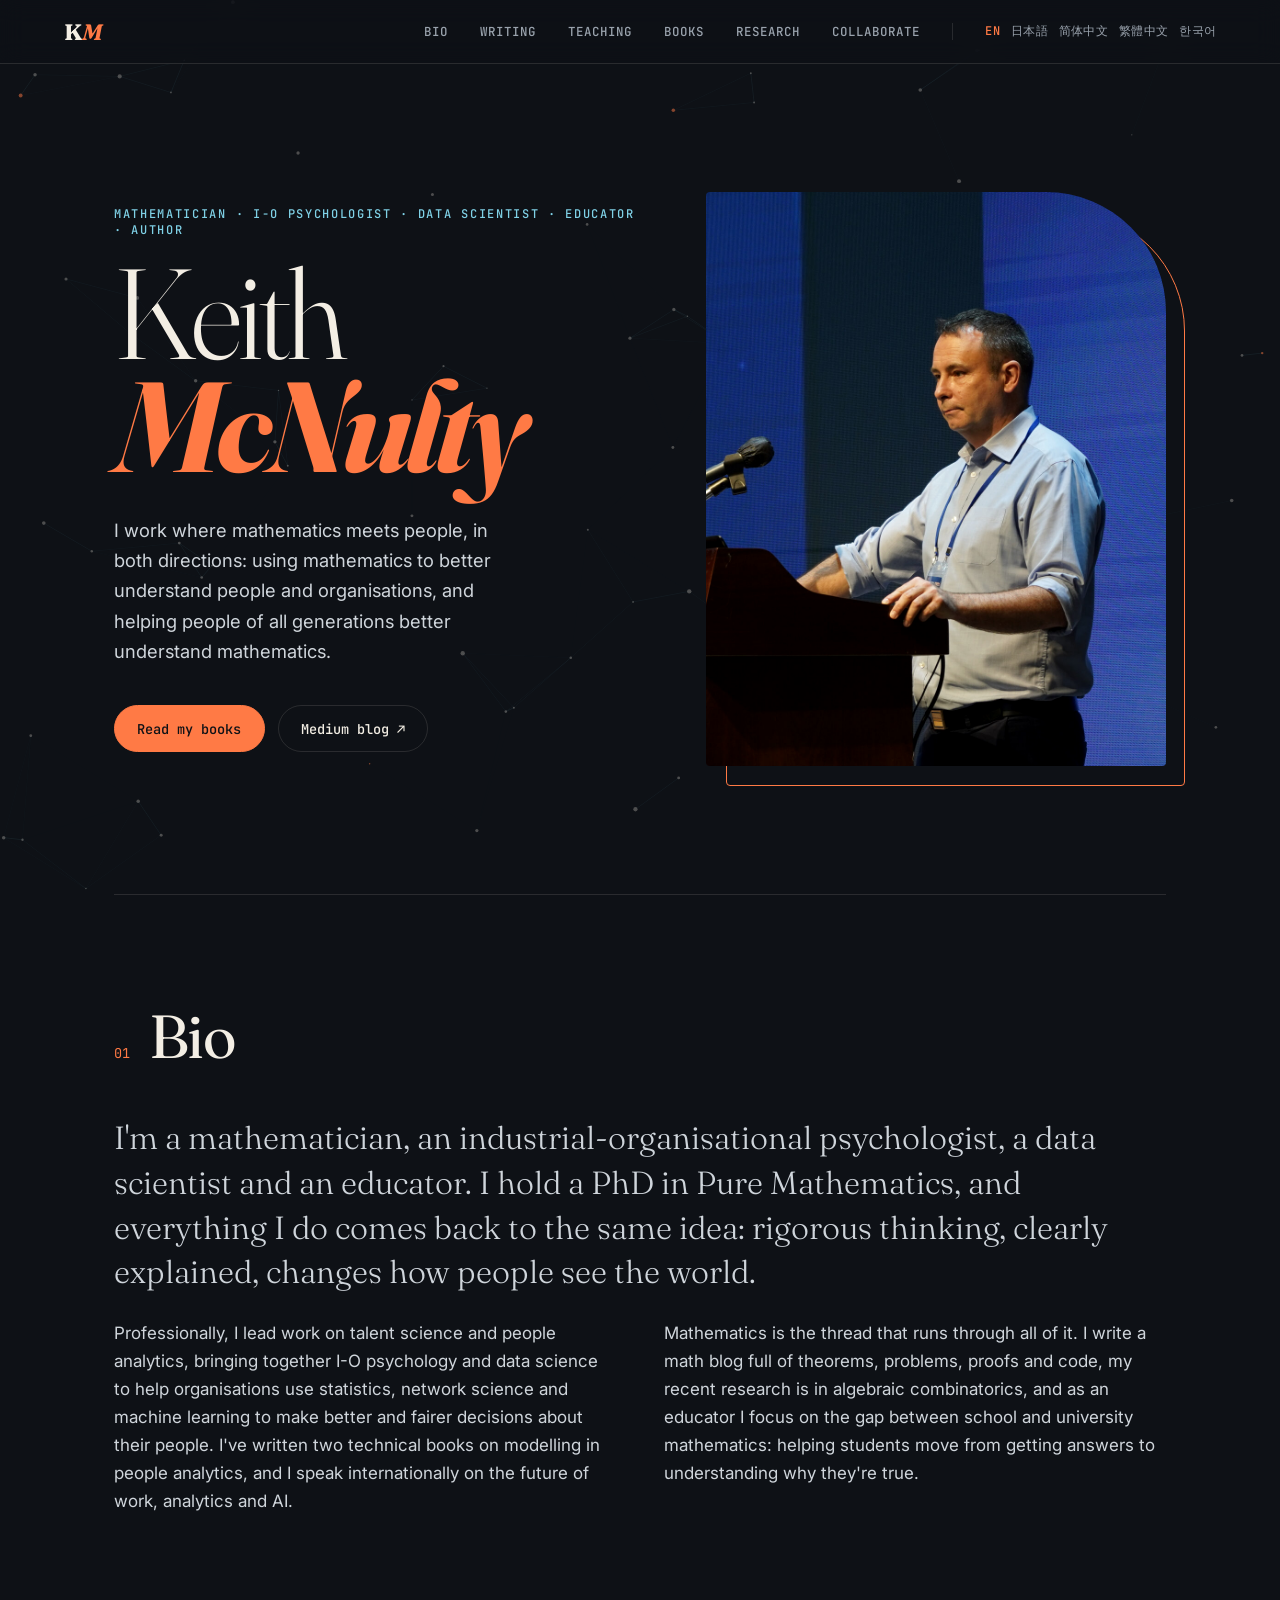
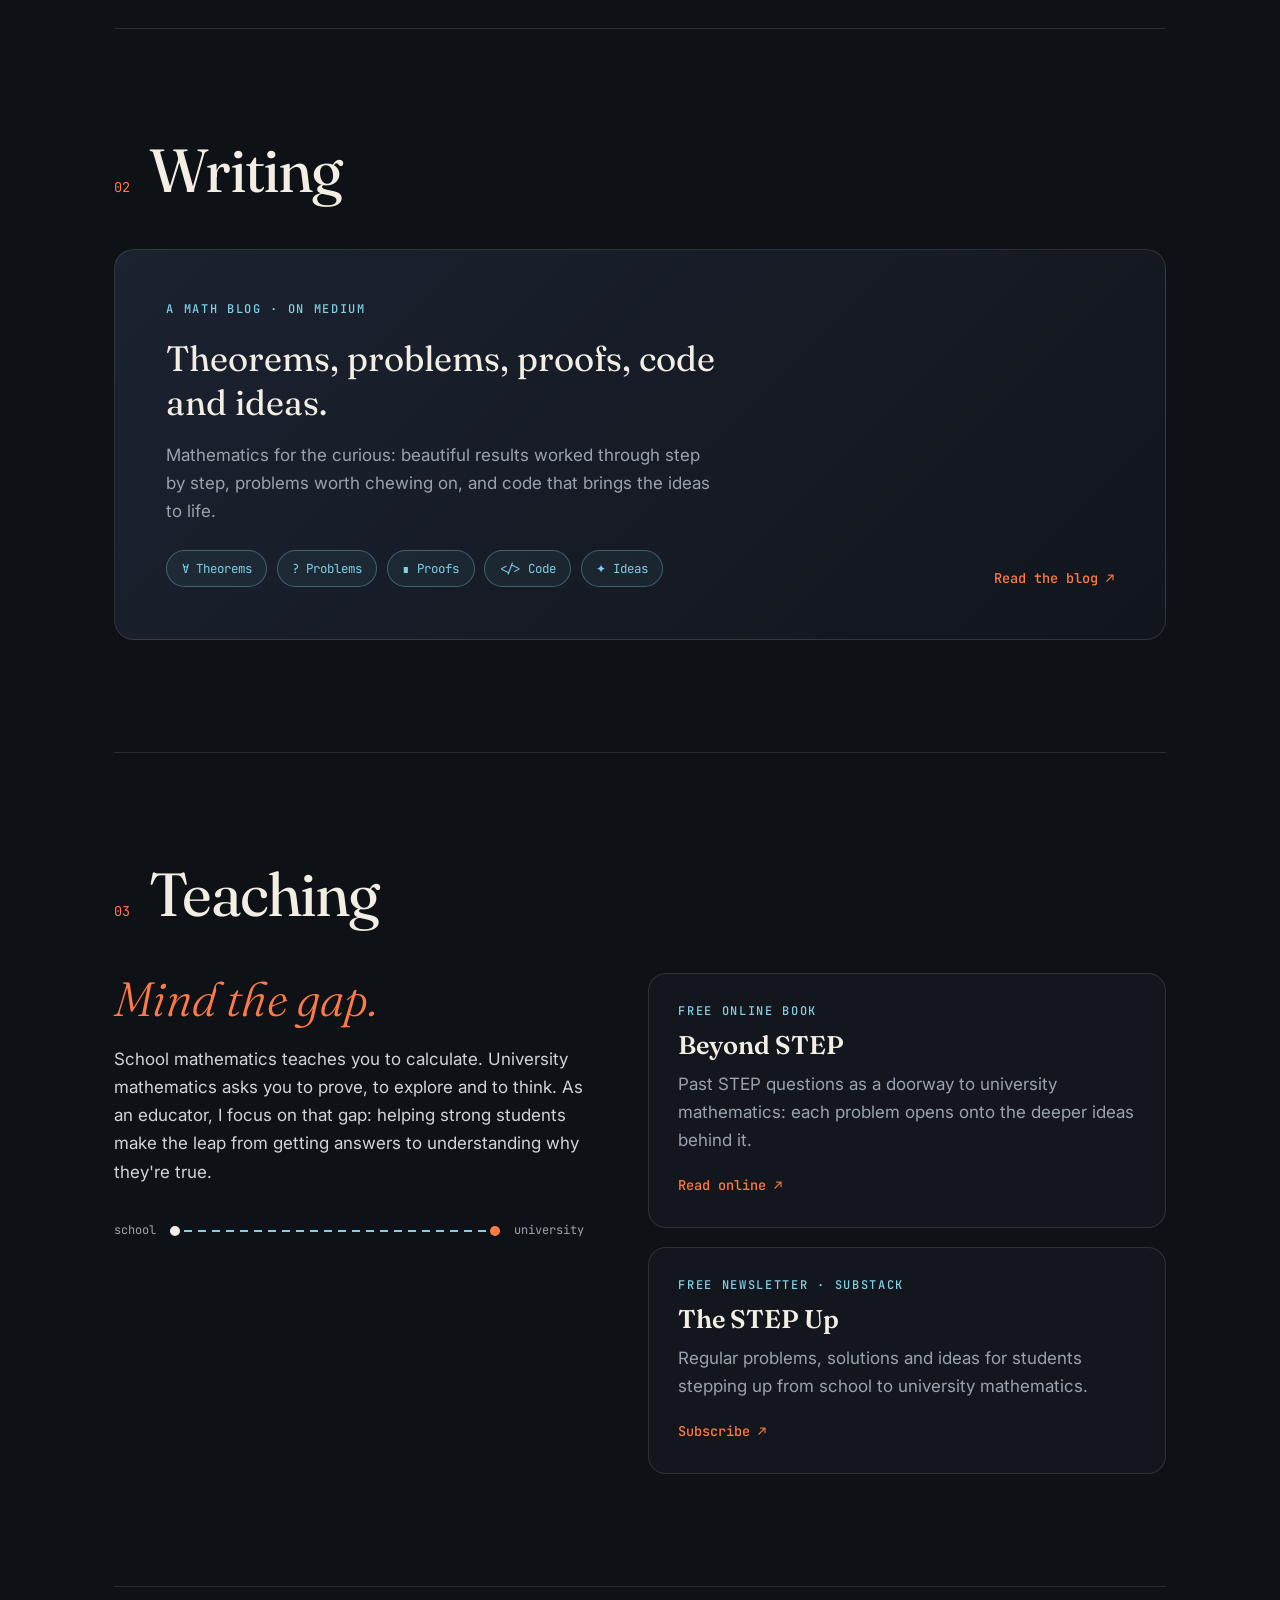
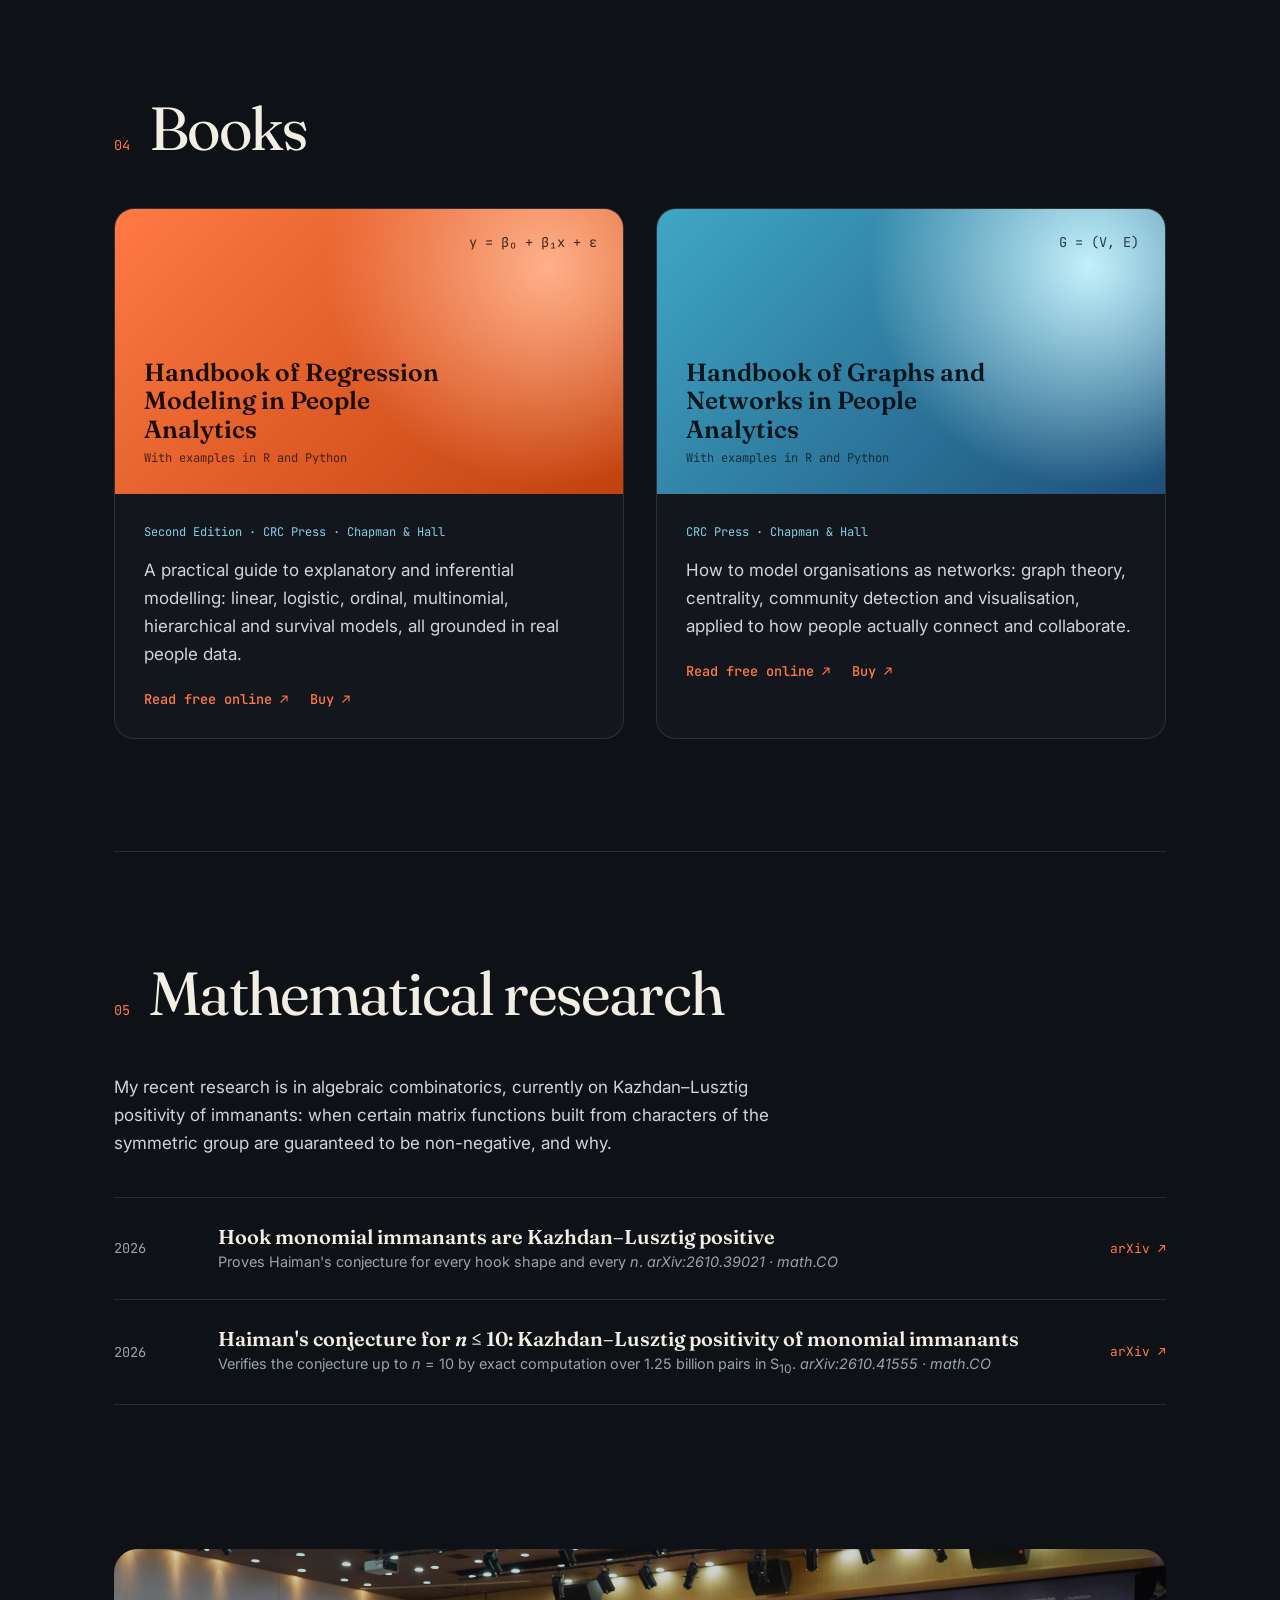
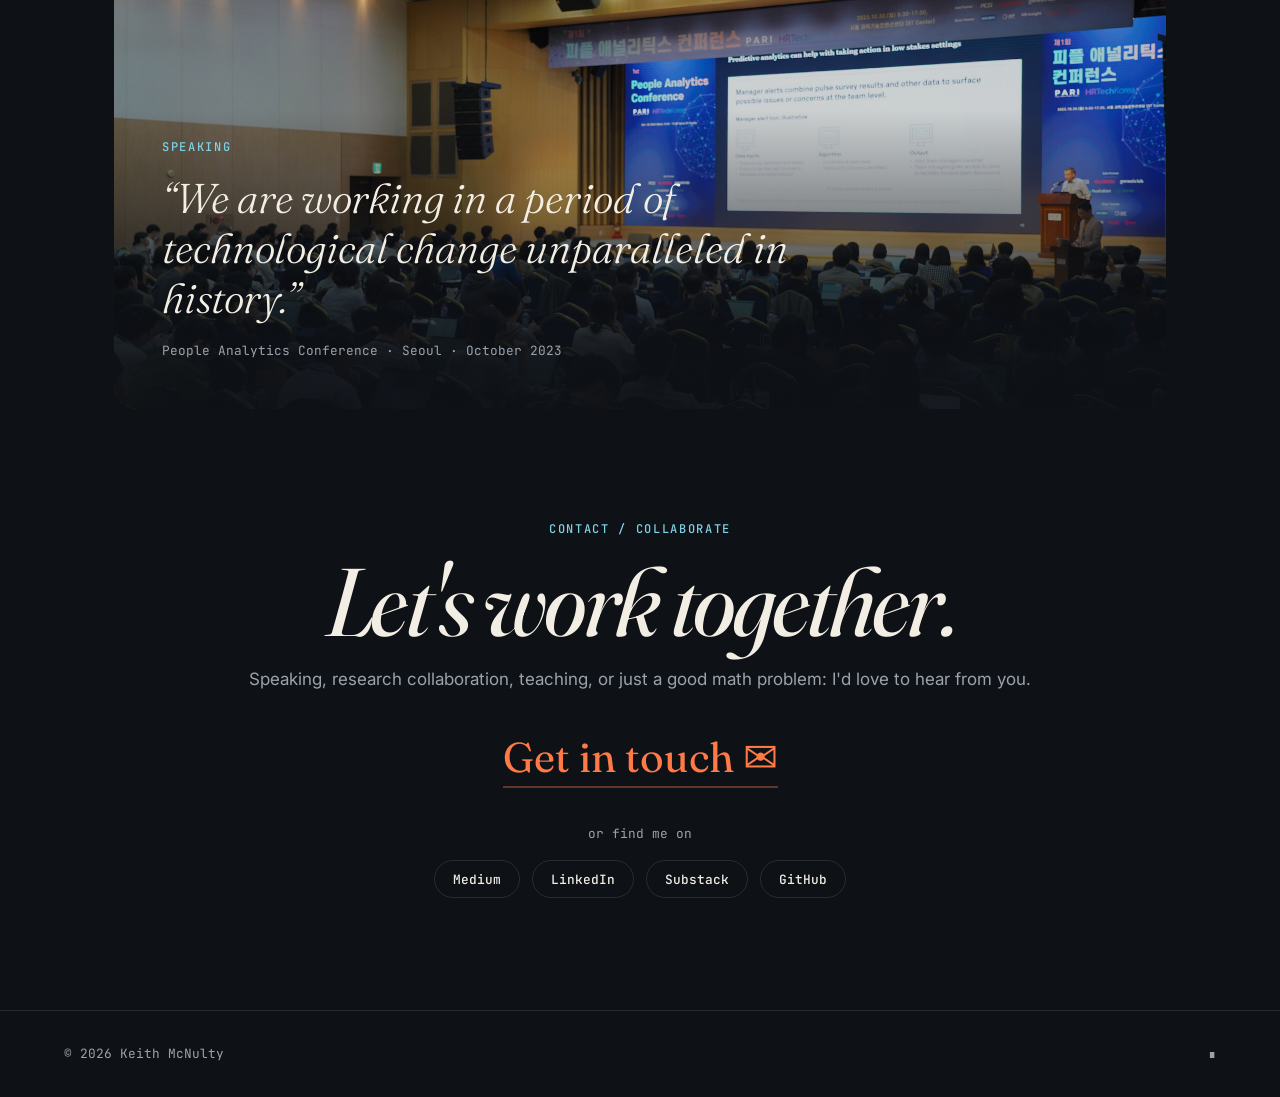
<file: docs/index.html>
<!doctype html>
<html lang="en">
<head>
  <meta charset="utf-8">
  <meta name="viewport" content="width=device-width, initial-scale=1">
  <title>Keith McNulty — Mathematician, I-O Psychologist, Data Scientist, Educator</title>
  <meta name="description" content="Keith McNulty: mathematician, I-O psychologist, data scientist and math educator, working where mathematics meets people. Writing, teaching, books and mathematical research at the intersection of people, data and mathematics.">
  <link rel="icon" href="favicon.ico" sizes="any">
  <link rel="icon" href="favicon.svg" type="image/svg+xml">
  <link rel="apple-touch-icon" href="apple-touch-icon.png">
  <link rel="alternate" hreflang="en" href="https://keithmcnulty.org/">
  <link rel="alternate" hreflang="ja" href="https://keithmcnulty.org/ja/">
  <link rel="alternate" hreflang="zh-Hans" href="https://keithmcnulty.org/zh-hans/">
  <link rel="alternate" hreflang="zh-Hant" href="https://keithmcnulty.org/zh-hant/">
  <link rel="alternate" hreflang="ko" href="https://keithmcnulty.org/ko/">
  <link rel="alternate" hreflang="x-default" href="https://keithmcnulty.org/">
  <meta name="theme-color" content="#0e1116">
  <link rel="preconnect" href="https://fonts.googleapis.com">
  <link rel="preconnect" href="https://fonts.gstatic.com" crossorigin>
  <link href="https://fonts.googleapis.com/css2?family=Fraunces:ital,opsz,wght@0,9..144,300..800;1,9..144,300..800&family=Inter:wght@400;500;600&family=JetBrains+Mono:wght@400;500&display=swap" rel="stylesheet">
  <link rel="stylesheet" href="style.css">
</head>
<body>
  <canvas id="network" aria-hidden="true"></canvas>

  <header class="nav">
    <a class="brand" href="#top">K<span>M</span></a>
    <button class="menu-toggle" aria-expanded="false" aria-controls="site-nav" aria-label="Open menu">
      <span></span><span></span><span></span>
    </button>
    <nav id="site-nav">
      <a href="#about">Bio</a>
      <a href="#writing">Writing</a>
      <a href="#teaching">Teaching</a>
      <a href="#books">Books</a>
      <a href="#research">Research</a>
      <a href="#contact">Collaborate</a>
      <div class="lang" aria-label="Language">
        <a href="./" hreflang="en" lang="en" aria-current="page">EN</a>
        <a href="ja/" hreflang="ja" lang="ja">日本語</a>
        <a href="zh-hans/" hreflang="zh-Hans" lang="zh-Hans">简体中文</a>
        <a href="zh-hant/" hreflang="zh-Hant" lang="zh-Hant">繁體中文</a>
        <a href="ko/" hreflang="ko" lang="ko">한국어</a>
      </div>
    </nav>
  </header>

  <main id="top">
    <!-- HERO -->
    <section class="hero">
      <div class="hero-text">
        <p class="eyebrow">Mathematician · I-O Psychologist · Data Scientist · Educator · Author</p>
        <h1>Keith<br><em>McNulty</em></h1>
        <p class="lede">I work where mathematics meets people, in both directions: using mathematics to better understand people and organisations, and helping people of all generations better understand mathematics.</p>
        <div class="cta">
          <a class="btn primary" href="#books">Read my books</a>
          <a class="btn" href="https://keith-mcnulty.medium.com" target="_blank" rel="noopener">Medium blog ↗</a>
        </div>
      </div>
      <figure class="portrait">
        <img src="assets/portrait.jpg" alt="Keith McNulty speaking at a podium in front of a blue presentation screen">
      </figure>
    </section>

    <!-- BIO -->
    <section id="about" class="section">
      <div class="section-head">
        <span class="num mono">01</span>
        <h2>Bio</h2>
      </div>
      <div class="bio">
        <p class="big">I'm a mathematician, an industrial-organisational psychologist, a data scientist and an educator. I hold a PhD in Pure Mathematics, and everything I do comes back to the same idea: rigorous thinking, clearly explained, changes how people see the world.</p>
        <p>Professionally, I lead work on talent science and people analytics, bringing together I-O psychology and data science to help organisations use statistics, network science and machine learning to make better and fairer decisions about their people. I've written two technical books on modelling in people analytics, and I speak internationally on the future of work, analytics and AI.</p>
        <p>Mathematics is the thread that runs through all of it. I write a math blog full of theorems, problems, proofs and code, my recent research is in algebraic combinatorics, and as an educator I focus on the gap between school and university mathematics: helping students move from getting answers to understanding why they're true.</p>
      </div>
    </section>

    <!-- WRITING -->
    <section id="writing" class="section">
      <div class="section-head">
        <span class="num mono">02</span>
        <h2>Writing</h2>
      </div>
      <a class="medium-card" href="https://keith-mcnulty.medium.com" target="_blank" rel="noopener">
        <div>
          <p class="eyebrow">A math blog · On Medium</p>
          <h3>Theorems, problems, proofs, code and ideas.</h3>
          <p>Mathematics for the curious: beautiful results worked through step by step, problems worth chewing on, and code that brings the ideas to life.</p>
          <ul class="tags mono">
            <li>∀ Theorems</li>
            <li>? Problems</li>
            <li>∎ Proofs</li>
            <li>&lt;/&gt; Code</li>
            <li>✦ Ideas</li>
          </ul>
        </div>
        <span class="arrow">Read the blog ↗</span>
      </a>
    </section>

    <!-- TEACHING -->
    <section id="teaching" class="section">
      <div class="section-head">
        <span class="num mono">03</span>
        <h2>Teaching</h2>
      </div>
      <div class="teach">
        <div class="teach-intro">
          <p class="big">Mind the gap.</p>
          <p>School mathematics teaches you to calculate. University mathematics asks you to prove, to explore and to think. As an educator, I focus on that gap: helping strong students make the leap from getting answers to understanding why they're true.</p>
          <div class="gap" aria-hidden="true">
            <span class="mono">school</span>
            <span class="bridge"></span>
            <span class="mono">university</span>
          </div>
        </div>
        <div class="teach-links">
          <a class="teach-card" href="https://beyondstep.keithmcnulty.org" target="_blank" rel="noopener">
            <p class="eyebrow">Free online book</p>
            <h3>Beyond STEP</h3>
            <p>Past STEP questions as a doorway to university mathematics: each problem opens onto the deeper ideas behind it.</p>
            <span class="arrow">Read online ↗</span>
          </a>
          <a class="teach-card" href="https://keithmcnulty.substack.com/" target="_blank" rel="noopener">
            <p class="eyebrow">Free newsletter · Substack</p>
            <h3>The STEP Up</h3>
            <p>Regular problems, solutions and ideas for students stepping up from school to university mathematics.</p>
            <span class="arrow">Subscribe ↗</span>
          </a>
        </div>
      </div>
    </section>

    <!-- BOOKS -->
    <section id="books" class="section">
      <div class="section-head">
        <span class="num mono">04</span>
        <h2>Books</h2>
      </div>
      <div class="books">
        <article class="book">
          <div class="cover c1">
            <span class="mono">y = β₀ + β₁x + ε</span>
            <strong>Handbook of Regression Modeling in People Analytics</strong>
            <small>With examples in R and Python</small>
          </div>
          <div class="book-body">
            <p class="mono meta">Second Edition · CRC Press · Chapman &amp; Hall</p>
            <p>A practical guide to explanatory and inferential modelling: linear, logistic, ordinal, multinomial, hierarchical and survival models, all grounded in real people data.</p>
            <div class="links">
              <a href="https://peopleanalytics-regression-book.org" target="_blank" rel="noopener">Read free online ↗</a>
              <a href="https://www.routledge.com/Handbook-of-Regression-Modeling-in-People-Analytics-With-Examples-in-R-and-Python-Second-Edition/McNulty/p/book/9781041121268" target="_blank" rel="noopener">Buy ↗</a>
            </div>
          </div>
        </article>
        <article class="book">
          <div class="cover c2">
            <span class="mono">G = (V, E)</span>
            <strong>Handbook of Graphs and Networks in People Analytics</strong>
            <small>With examples in R and Python</small>
          </div>
          <div class="book-body">
            <p class="mono meta">CRC Press · Chapman &amp; Hall</p>
            <p>How to model organisations as networks: graph theory, centrality, community detection and visualisation, applied to how people actually connect and collaborate.</p>
            <div class="links">
              <a href="https://ona-book.org" target="_blank" rel="noopener">Read free online ↗</a>
              <a href="https://www.routledge.com/Handbook-of-Graphs-and-Networks-in-People-Analytics-With-Examples-in-R-and-Python/McNulty/p/book/9781032223636" target="_blank" rel="noopener">Buy ↗</a>
            </div>
          </div>
        </article>
      </div>
    </section>

    <!-- RESEARCH -->
    <section id="research" class="section">
      <div class="section-head">
        <span class="num mono">05</span>
        <h2>Mathematical research</h2>
      </div>
      <p class="intro">My recent research is in algebraic combinatorics, currently on Kazhdan&ndash;Lusztig positivity of immanants: when certain matrix functions built from characters of the symmetric group are guaranteed to be non-negative, and why.</p>
      <ol class="papers">
        <li>
          <span class="year mono">2026</span>
          <div>
            <h3>Hook monomial immanants are Kazhdan&ndash;Lusztig positive</h3>
            <p>Proves Haiman's conjecture for every hook shape and every <em>n</em>. <em>arXiv:2610.39021 · math.CO</em></p>
          </div>
          <a href="https://arxiv.org/abs/2610.39021" class="mono" target="_blank" rel="noopener">arXiv ↗</a>
        </li>
        <li>
          <span class="year mono">2026</span>
          <div>
            <h3>Haiman's conjecture for <em>n</em> &le; 10: Kazhdan&ndash;Lusztig positivity of monomial immanants</h3>
            <p>Verifies the conjecture up to <em>n</em> = 10 by exact computation over 1.25 billion pairs in S<sub>10</sub>. <em>arXiv:2610.41555 · math.CO</em></p>
          </div>
          <a href="https://arxiv.org/abs/2610.41555" class="mono" target="_blank" rel="noopener">arXiv ↗</a>
        </li>
      </ol>
    </section>

    <!-- SPEAKING BANNER -->
    <section class="banner">
      <img src="assets/speaking.jpg" alt="Keith McNulty presenting to a large audience at the People Analytics Conference in Seoul" loading="lazy">
      <div class="banner-text">
        <p class="eyebrow">Speaking</p>
        <p class="quote">“We are working in a period of technological change unparalleled in history.”</p>
        <p class="mono small">People Analytics Conference · Seoul · October 2023</p>
      </div>
    </section>

    <!-- CONTACT -->
    <section id="contact" class="section contact">
      <p class="eyebrow">Contact / Collaborate</p>
      <h2>Let's work together.</h2>
      <p>Speaking, research collaboration, teaching, or just a good math problem: I'd love to hear from you.</p>
      <a class="email" href="mailto:keith@keithmcnulty.org">Get in touch ✉</a>
      <p class="mono small or">or find me on</p>
      <div class="socials">
        <a href="https://keith-mcnulty.medium.com" target="_blank" rel="noopener">Medium</a>
        <a href="https://www.linkedin.com/in/keith-mcnulty/" target="_blank" rel="noopener">LinkedIn</a>
        <a href="https://keithmcnulty.substack.com/" target="_blank" rel="noopener">Substack</a>
        <a href="https://github.com/keithmcnulty" target="_blank" rel="noopener">GitHub</a>
      </div>
    </section>
  </main>

  <footer>
    <span class="mono">© <span id="yr"></span> Keith McNulty</span>
    <span class="mono">∎</span>
  </footer>

  <script src="script.js"></script>
</body>
</html>
</file>
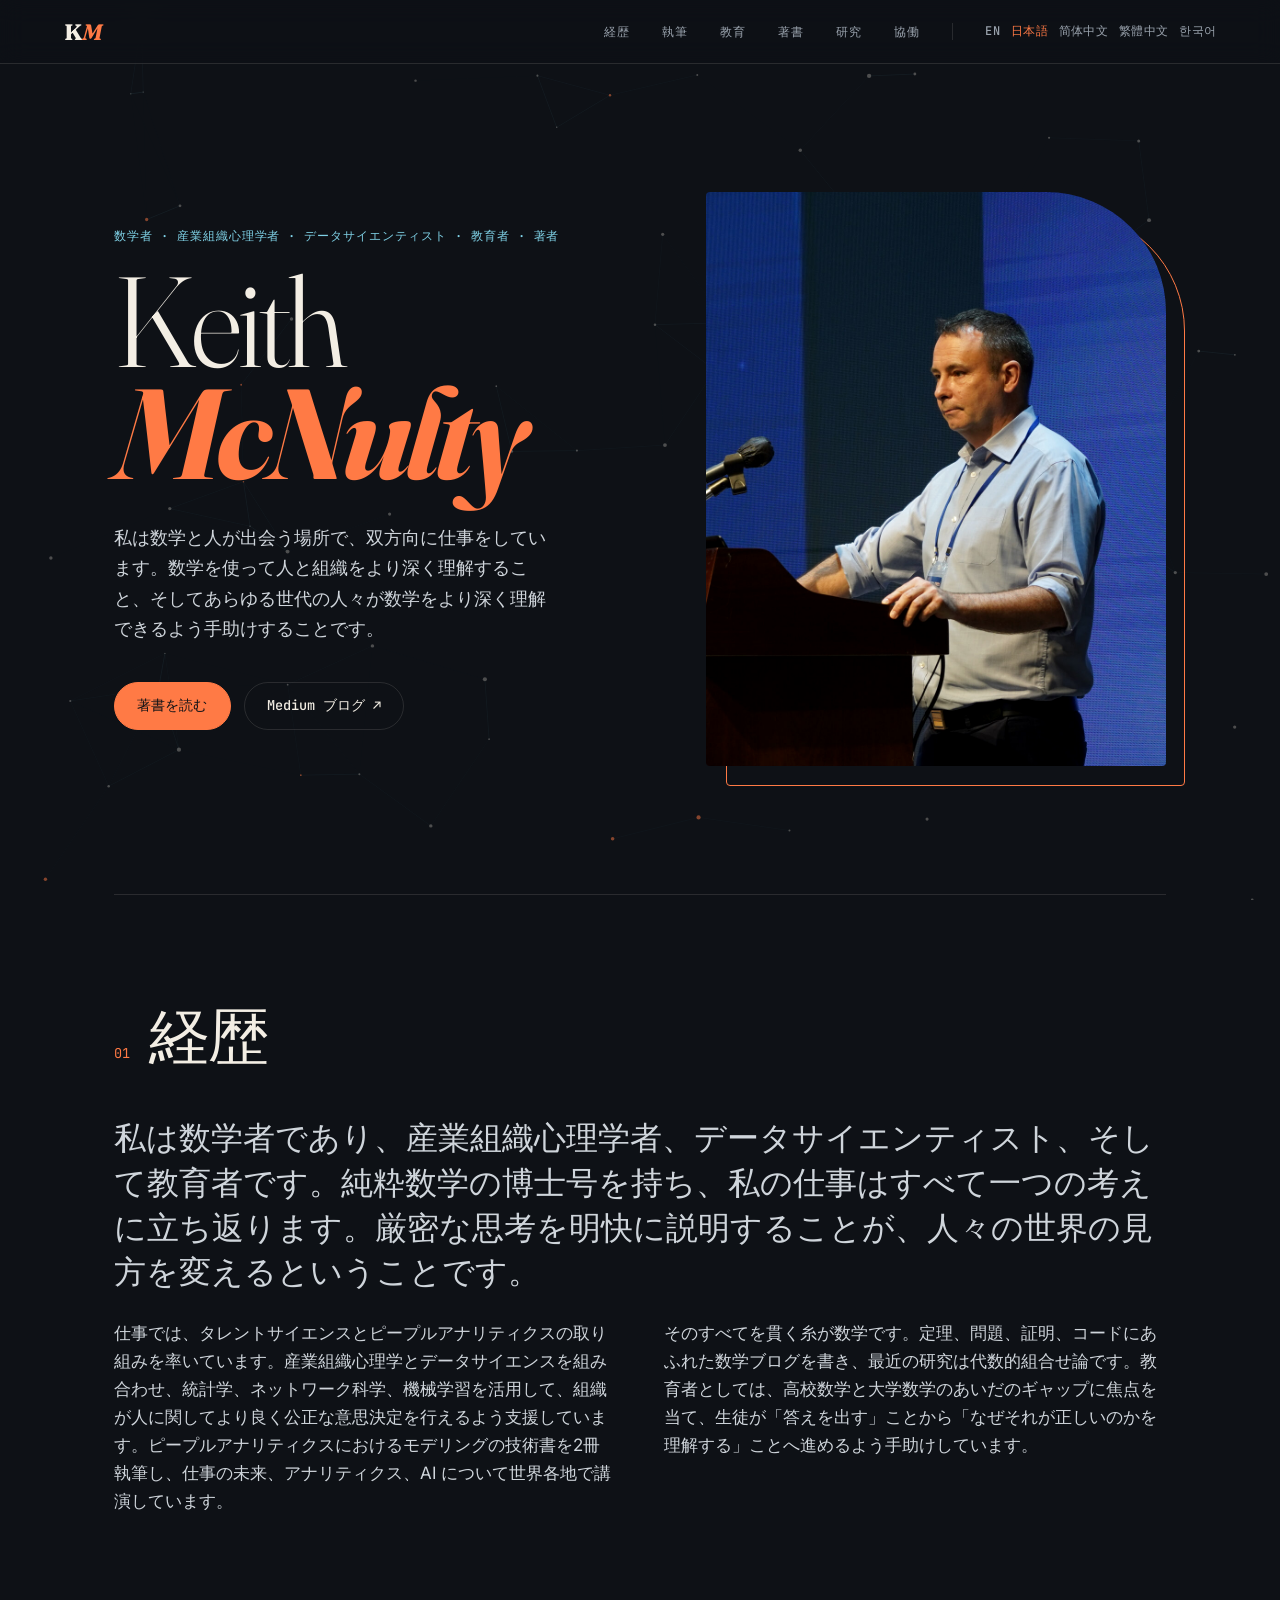
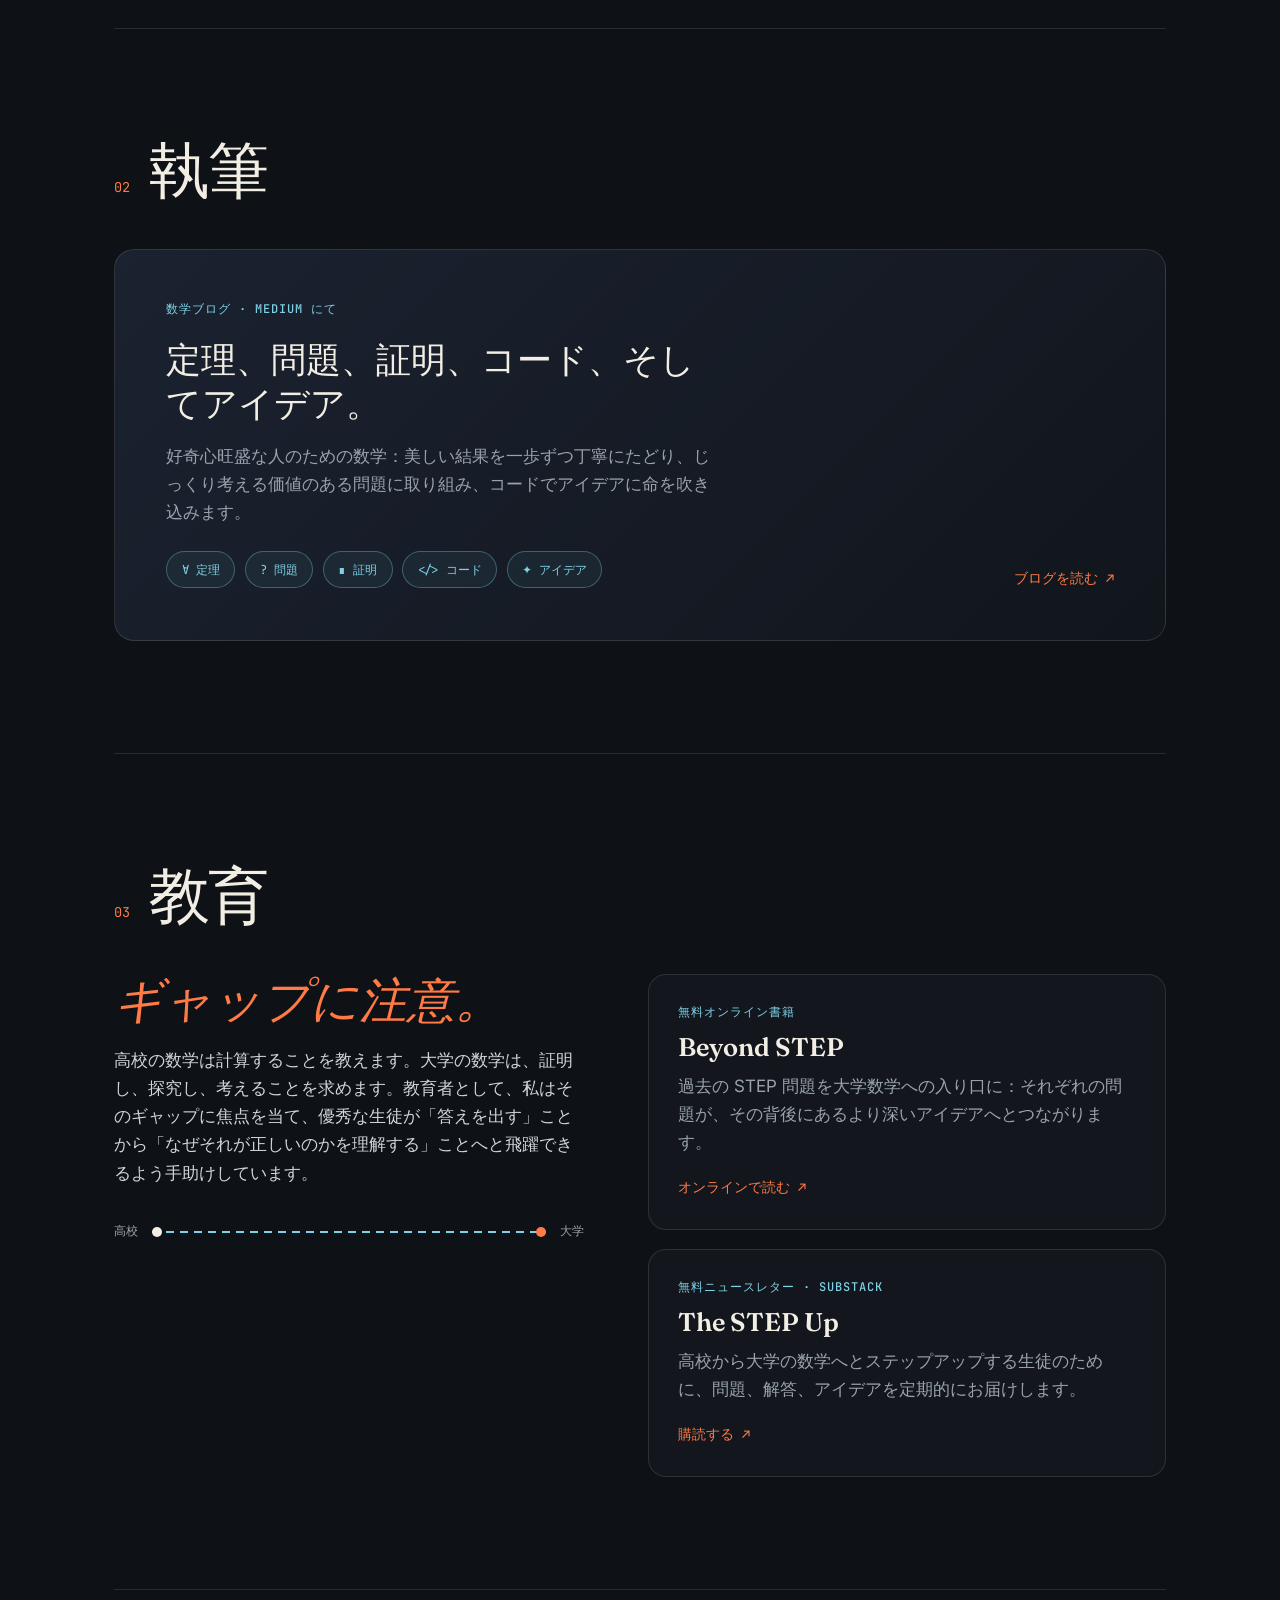
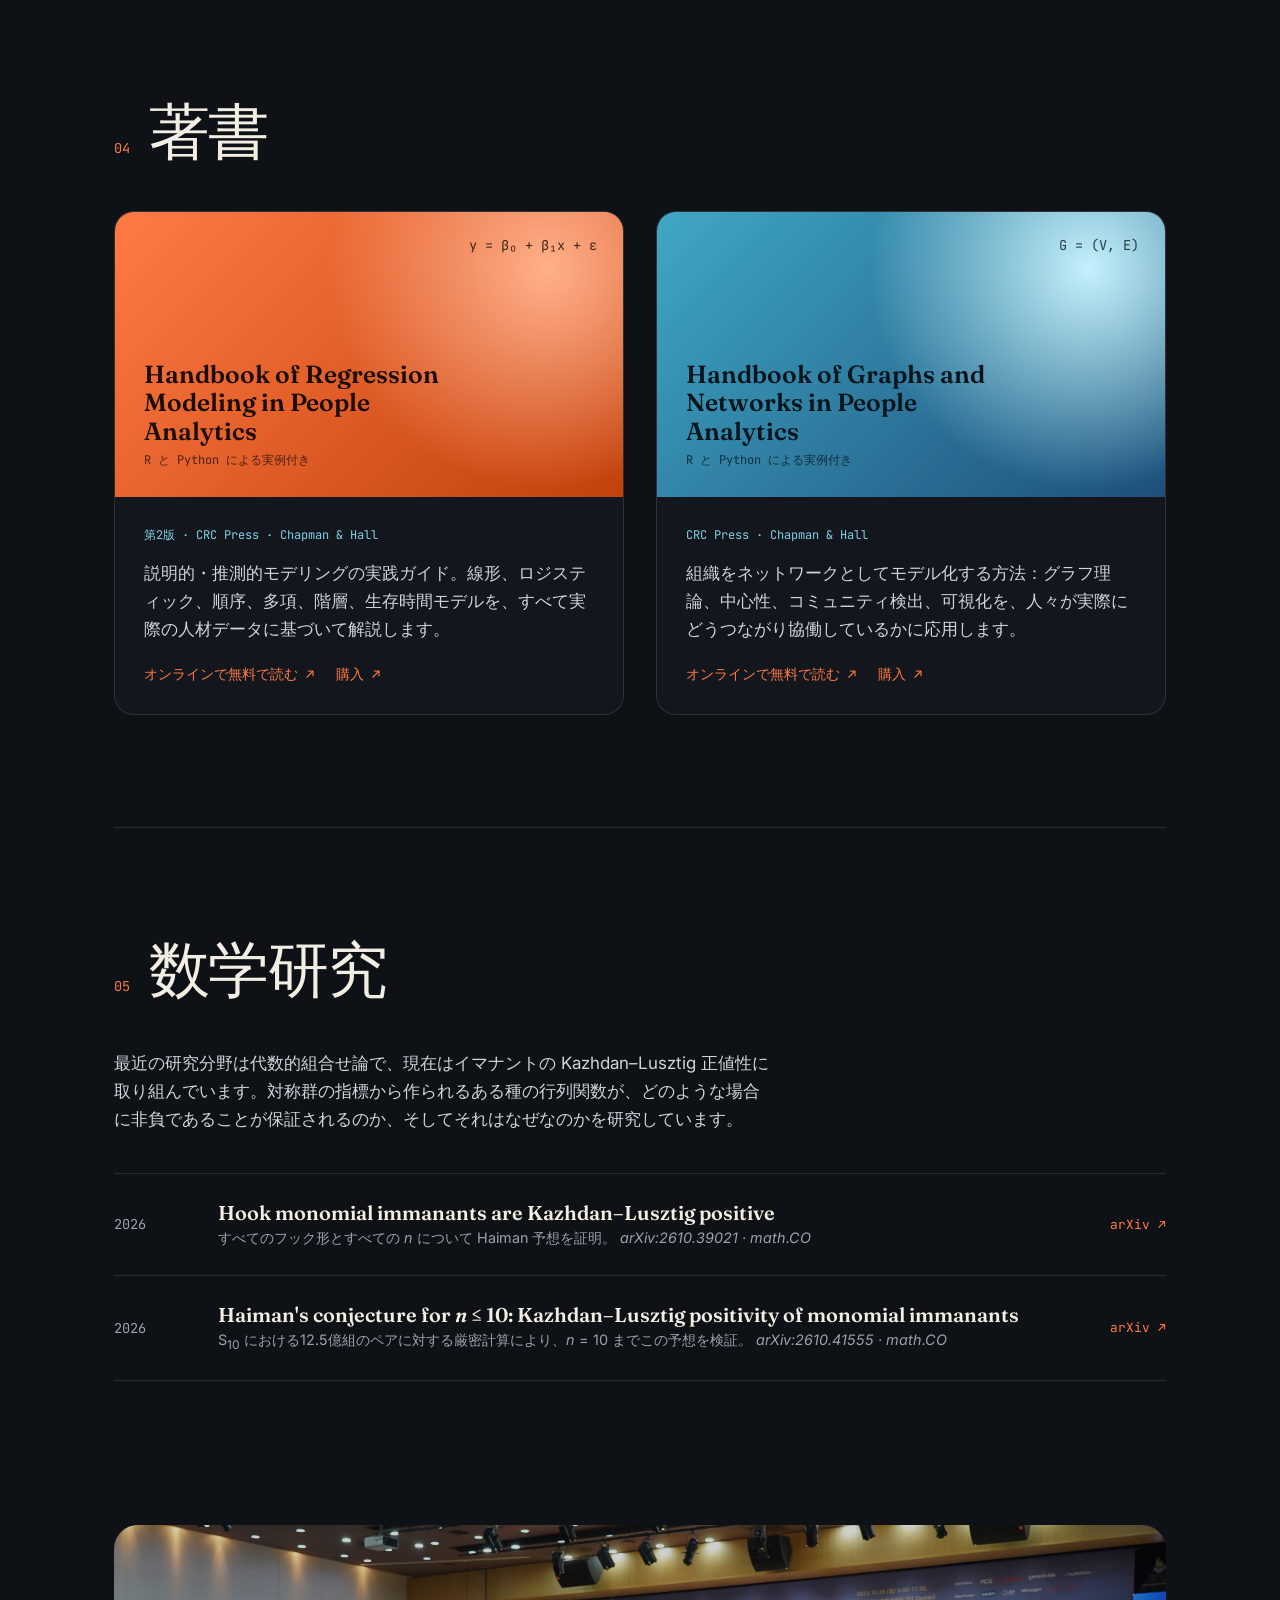
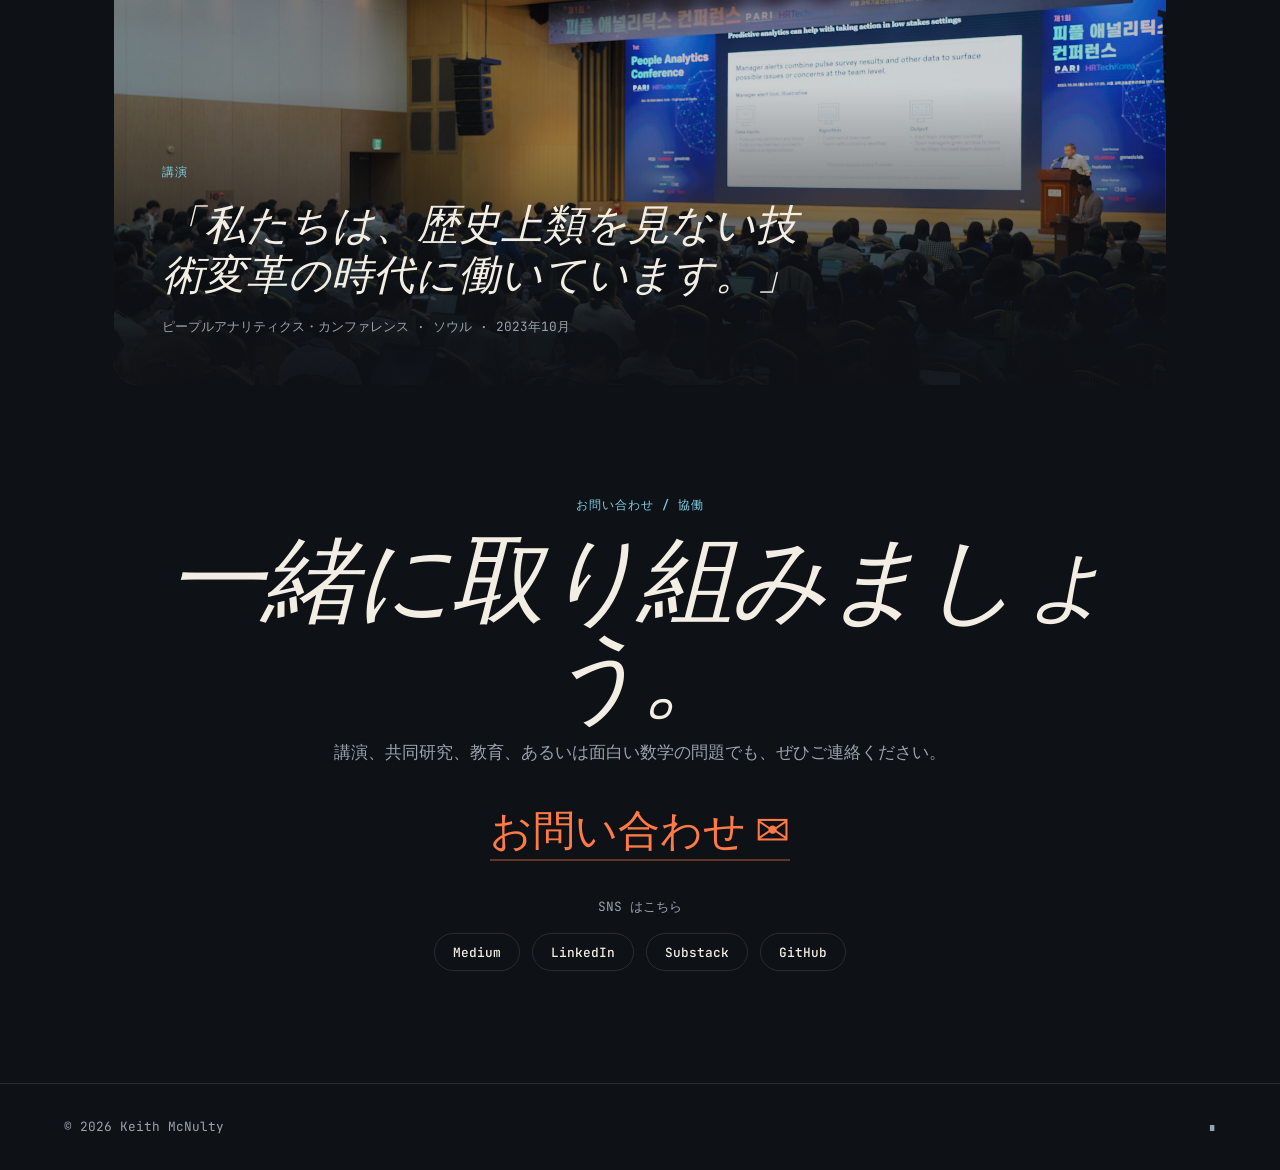
<file: docs/ja/index.html>
<!doctype html>
<html lang="ja">
<head>
  <meta charset="utf-8">
  <meta name="viewport" content="width=device-width, initial-scale=1">
  <title>Keith McNulty（キース・マクナルティ）— 数学者・産業組織心理学者・データサイエンティスト・教育者</title>
  <meta name="description" content="キース・マクナルティ：数学者、産業組織心理学者、データサイエンティスト、数学教育者。数学と人が出会う場所で、執筆、教育、著書、数学研究に取り組んでいます。">
  <link rel="icon" href="../favicon.ico" sizes="any">
  <link rel="icon" href="../favicon.svg" type="image/svg+xml">
  <link rel="apple-touch-icon" href="../apple-touch-icon.png">
  <link rel="alternate" hreflang="en" href="https://keithmcnulty.org/">
  <link rel="alternate" hreflang="ja" href="https://keithmcnulty.org/ja/">
  <link rel="alternate" hreflang="zh-Hans" href="https://keithmcnulty.org/zh-hans/">
  <link rel="alternate" hreflang="zh-Hant" href="https://keithmcnulty.org/zh-hant/">
  <link rel="alternate" hreflang="ko" href="https://keithmcnulty.org/ko/">
  <link rel="alternate" hreflang="x-default" href="https://keithmcnulty.org/">
  <meta name="theme-color" content="#0e1116">
  <link rel="preconnect" href="https://fonts.googleapis.com">
  <link rel="preconnect" href="https://fonts.gstatic.com" crossorigin>
  <link href="https://fonts.googleapis.com/css2?family=Fraunces:ital,opsz,wght@0,9..144,300..800;1,9..144,300..800&family=Inter:wght@400;500;600&family=JetBrains+Mono:wght@400;500&display=swap" rel="stylesheet">
  <link rel="stylesheet" href="../style.css">
</head>
<body>
  <canvas id="network" aria-hidden="true"></canvas>

  <header class="nav">
    <a class="brand" href="#top">K<span>M</span></a>
    <button class="menu-toggle" aria-expanded="false" aria-controls="site-nav" aria-label="メニューを開く">
      <span></span><span></span><span></span>
    </button>
    <nav id="site-nav">
      <a href="#about">経歴</a>
      <a href="#writing">執筆</a>
      <a href="#teaching">教育</a>
      <a href="#books">著書</a>
      <a href="#research">研究</a>
      <a href="#contact">協働</a>
      <div class="lang" aria-label="Language">
        <a href="../" hreflang="en" lang="en">EN</a>
        <a href="./" hreflang="ja" lang="ja" aria-current="page">日本語</a>
        <a href="../zh-hans/" hreflang="zh-Hans" lang="zh-Hans">简体中文</a>
        <a href="../zh-hant/" hreflang="zh-Hant" lang="zh-Hant">繁體中文</a>
        <a href="../ko/" hreflang="ko" lang="ko">한국어</a>
      </div>
    </nav>
  </header>

  <main id="top">
    <!-- HERO -->
    <section class="hero">
      <div class="hero-text">
        <p class="eyebrow">数学者 · 産業組織心理学者 · データサイエンティスト · 教育者 · 著者</p>
        <h1>Keith<br><em>McNulty</em></h1>
        <p class="lede">私は数学と人が出会う場所で、双方向に仕事をしています。数学を使って人と組織をより深く理解すること、そしてあらゆる世代の人々が数学をより深く理解できるよう手助けすることです。</p>
        <div class="cta">
          <a class="btn primary" href="#books">著書を読む</a>
          <a class="btn" href="https://keith-mcnulty.medium.com" target="_blank" rel="noopener">Medium ブログ ↗</a>
        </div>
      </div>
      <figure class="portrait">
        <img src="../assets/portrait.jpg" alt="青いプレゼンテーション画面の前で演台に立って講演するキース・マクナルティ">
      </figure>
    </section>

    <!-- BIO -->
    <section id="about" class="section">
      <div class="section-head">
        <span class="num mono">01</span>
        <h2>経歴</h2>
      </div>
      <div class="bio">
        <p class="big">私は数学者であり、産業組織心理学者、データサイエンティスト、そして教育者です。純粋数学の博士号を持ち、私の仕事はすべて一つの考えに立ち返ります。厳密な思考を明快に説明することが、人々の世界の見方を変えるということです。</p>
        <p>仕事では、タレントサイエンスとピープルアナリティクスの取り組みを率いています。産業組織心理学とデータサイエンスを組み合わせ、統計学、ネットワーク科学、機械学習を活用して、組織が人に関してより良く公正な意思決定を行えるよう支援しています。ピープルアナリティクスにおけるモデリングの技術書を2冊執筆し、仕事の未来、アナリティクス、AI について世界各地で講演しています。</p>
        <p>そのすべてを貫く糸が数学です。定理、問題、証明、コードにあふれた数学ブログを書き、最近の研究は代数的組合せ論です。教育者としては、高校数学と大学数学のあいだのギャップに焦点を当て、生徒が「答えを出す」ことから「なぜそれが正しいのかを理解する」ことへ進めるよう手助けしています。</p>
      </div>
    </section>

    <!-- WRITING -->
    <section id="writing" class="section">
      <div class="section-head">
        <span class="num mono">02</span>
        <h2>執筆</h2>
      </div>
      <a class="medium-card" href="https://keith-mcnulty.medium.com" target="_blank" rel="noopener">
        <div>
          <p class="eyebrow">数学ブログ · Medium にて</p>
          <h3>定理、問題、証明、コード、そしてアイデア。</h3>
          <p>好奇心旺盛な人のための数学：美しい結果を一歩ずつ丁寧にたどり、じっくり考える価値のある問題に取り組み、コードでアイデアに命を吹き込みます。</p>
          <ul class="tags mono">
            <li>∀ 定理</li>
            <li>? 問題</li>
            <li>∎ 証明</li>
            <li>&lt;/&gt; コード</li>
            <li>✦ アイデア</li>
          </ul>
        </div>
        <span class="arrow">ブログを読む ↗</span>
      </a>
    </section>

    <!-- TEACHING -->
    <section id="teaching" class="section">
      <div class="section-head">
        <span class="num mono">03</span>
        <h2>教育</h2>
      </div>
      <div class="teach">
        <div class="teach-intro">
          <p class="big">ギャップに注意。</p>
          <p>高校の数学は計算することを教えます。大学の数学は、証明し、探究し、考えることを求めます。教育者として、私はそのギャップに焦点を当て、優秀な生徒が「答えを出す」ことから「なぜそれが正しいのかを理解する」ことへと飛躍できるよう手助けしています。</p>
          <div class="gap" aria-hidden="true">
            <span class="mono">高校</span>
            <span class="bridge"></span>
            <span class="mono">大学</span>
          </div>
        </div>
        <div class="teach-links">
          <a class="teach-card" href="https://beyondstep.keithmcnulty.org" target="_blank" rel="noopener">
            <p class="eyebrow">無料オンライン書籍</p>
            <h3>Beyond STEP</h3>
            <p>過去の STEP 問題を大学数学への入り口に：それぞれの問題が、その背後にあるより深いアイデアへとつながります。</p>
            <span class="arrow">オンラインで読む ↗</span>
          </a>
          <a class="teach-card" href="https://keithmcnulty.substack.com/" target="_blank" rel="noopener">
            <p class="eyebrow">無料ニュースレター · Substack</p>
            <h3>The STEP Up</h3>
            <p>高校から大学の数学へとステップアップする生徒のために、問題、解答、アイデアを定期的にお届けします。</p>
            <span class="arrow">購読する ↗</span>
          </a>
        </div>
      </div>
    </section>

    <!-- BOOKS -->
    <section id="books" class="section">
      <div class="section-head">
        <span class="num mono">04</span>
        <h2>著書</h2>
      </div>
      <div class="books">
        <article class="book">
          <div class="cover c1">
            <span class="mono">y = β₀ + β₁x + ε</span>
            <strong>Handbook of Regression Modeling in People Analytics</strong>
            <small>R と Python による実例付き</small>
          </div>
          <div class="book-body">
            <p class="mono meta">第2版 · CRC Press · Chapman &amp; Hall</p>
            <p>説明的・推測的モデリングの実践ガイド。線形、ロジスティック、順序、多項、階層、生存時間モデルを、すべて実際の人材データに基づいて解説します。</p>
            <div class="links">
              <a href="https://peopleanalytics-regression-book.org" target="_blank" rel="noopener">オンラインで無料で読む ↗</a>
              <a href="https://www.routledge.com/Handbook-of-Regression-Modeling-in-People-Analytics-With-Examples-in-R-and-Python-Second-Edition/McNulty/p/book/9781041121268" target="_blank" rel="noopener">購入 ↗</a>
            </div>
          </div>
        </article>
        <article class="book">
          <div class="cover c2">
            <span class="mono">G = (V, E)</span>
            <strong>Handbook of Graphs and Networks in People Analytics</strong>
            <small>R と Python による実例付き</small>
          </div>
          <div class="book-body">
            <p class="mono meta">CRC Press · Chapman &amp; Hall</p>
            <p>組織をネットワークとしてモデル化する方法：グラフ理論、中心性、コミュニティ検出、可視化を、人々が実際にどうつながり協働しているかに応用します。</p>
            <div class="links">
              <a href="https://ona-book.org" target="_blank" rel="noopener">オンラインで無料で読む ↗</a>
              <a href="https://www.routledge.com/Handbook-of-Graphs-and-Networks-in-People-Analytics-With-Examples-in-R-and-Python/McNulty/p/book/9781032223636" target="_blank" rel="noopener">購入 ↗</a>
            </div>
          </div>
        </article>
      </div>
    </section>

    <!-- RESEARCH -->
    <section id="research" class="section">
      <div class="section-head">
        <span class="num mono">05</span>
        <h2>数学研究</h2>
      </div>
      <p class="intro">最近の研究分野は代数的組合せ論で、現在はイマナントの Kazhdan&ndash;Lusztig 正値性に取り組んでいます。対称群の指標から作られるある種の行列関数が、どのような場合に非負であることが保証されるのか、そしてそれはなぜなのかを研究しています。</p>
      <ol class="papers">
        <li>
          <span class="year mono">2026</span>
          <div>
            <h3>Hook monomial immanants are Kazhdan&ndash;Lusztig positive</h3>
            <p>すべてのフック形とすべての <em>n</em> について Haiman 予想を証明。 <em>arXiv:2610.39021 · math.CO</em></p>
          </div>
          <a href="https://arxiv.org/abs/2610.39021" class="mono" target="_blank" rel="noopener">arXiv ↗</a>
        </li>
        <li>
          <span class="year mono">2026</span>
          <div>
            <h3>Haiman's conjecture for <em>n</em> &le; 10: Kazhdan&ndash;Lusztig positivity of monomial immanants</h3>
            <p>S<sub>10</sub> における12.5億組のペアに対する厳密計算により、<em>n</em> = 10 までこの予想を検証。 <em>arXiv:2610.41555 · math.CO</em></p>
          </div>
          <a href="https://arxiv.org/abs/2610.41555" class="mono" target="_blank" rel="noopener">arXiv ↗</a>
        </li>
      </ol>
    </section>

    <!-- SPEAKING BANNER -->
    <section class="banner">
      <img src="../assets/speaking.jpg" alt="ソウルのピープルアナリティクス・カンファレンスで大勢の聴衆を前に講演するキース・マクナルティ" loading="lazy">
      <div class="banner-text">
        <p class="eyebrow">講演</p>
        <p class="quote">「私たちは、歴史上類を見ない技術変革の時代に働いています。」</p>
        <p class="mono small">ピープルアナリティクス・カンファレンス · ソウル · 2023年10月</p>
      </div>
    </section>

    <!-- CONTACT -->
    <section id="contact" class="section contact">
      <p class="eyebrow">お問い合わせ / 協働</p>
      <h2>一緒に取り組みましょう。</h2>
      <p>講演、共同研究、教育、あるいは面白い数学の問題でも、ぜひご連絡ください。</p>
      <a class="email" href="mailto:keith@keithmcnulty.org">お問い合わせ ✉</a>
      <p class="mono small or">SNS はこちら</p>
      <div class="socials">
        <a href="https://keith-mcnulty.medium.com" target="_blank" rel="noopener">Medium</a>
        <a href="https://www.linkedin.com/in/keith-mcnulty/" target="_blank" rel="noopener">LinkedIn</a>
        <a href="https://keithmcnulty.substack.com/" target="_blank" rel="noopener">Substack</a>
        <a href="https://github.com/keithmcnulty" target="_blank" rel="noopener">GitHub</a>
      </div>
    </section>
  </main>

  <footer>
    <span class="mono">© <span id="yr"></span> Keith McNulty</span>
    <span class="mono">∎</span>
  </footer>

  <script src="../script.js"></script>
</body>
</html>
</file>
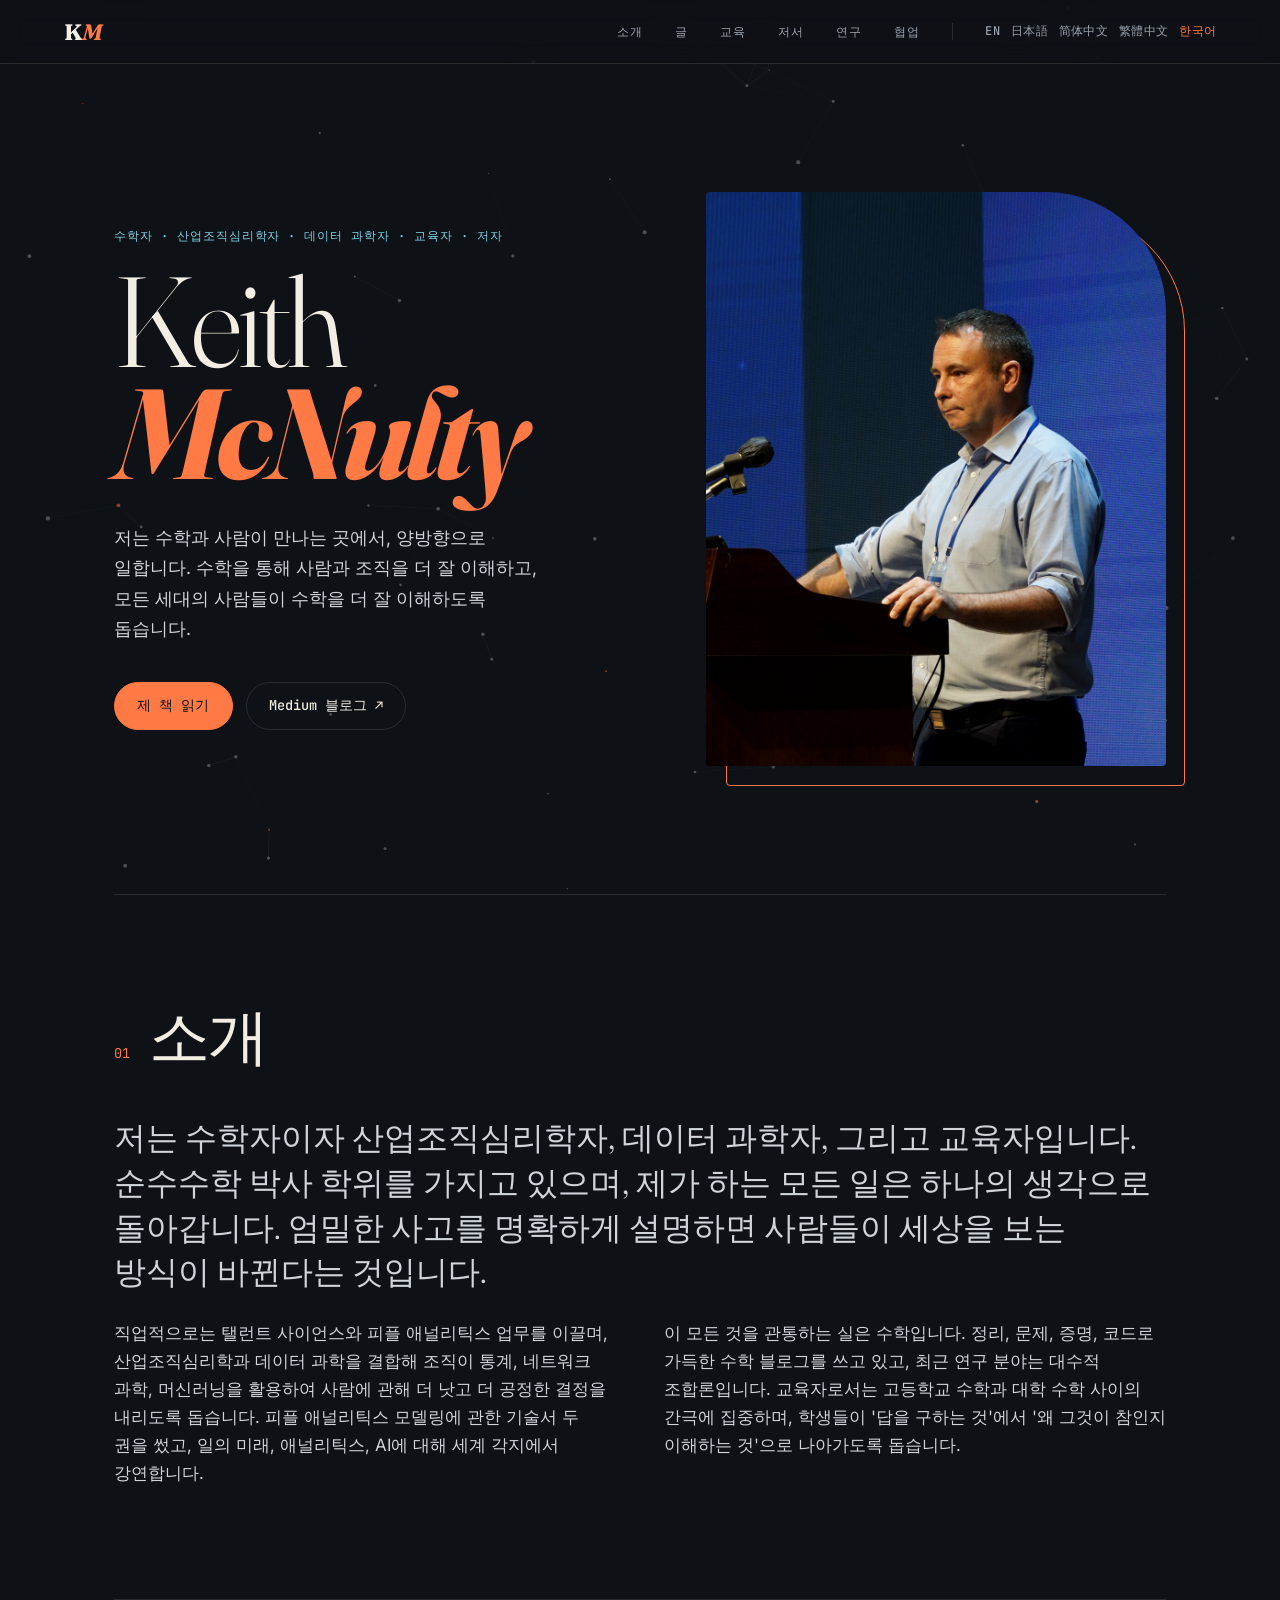
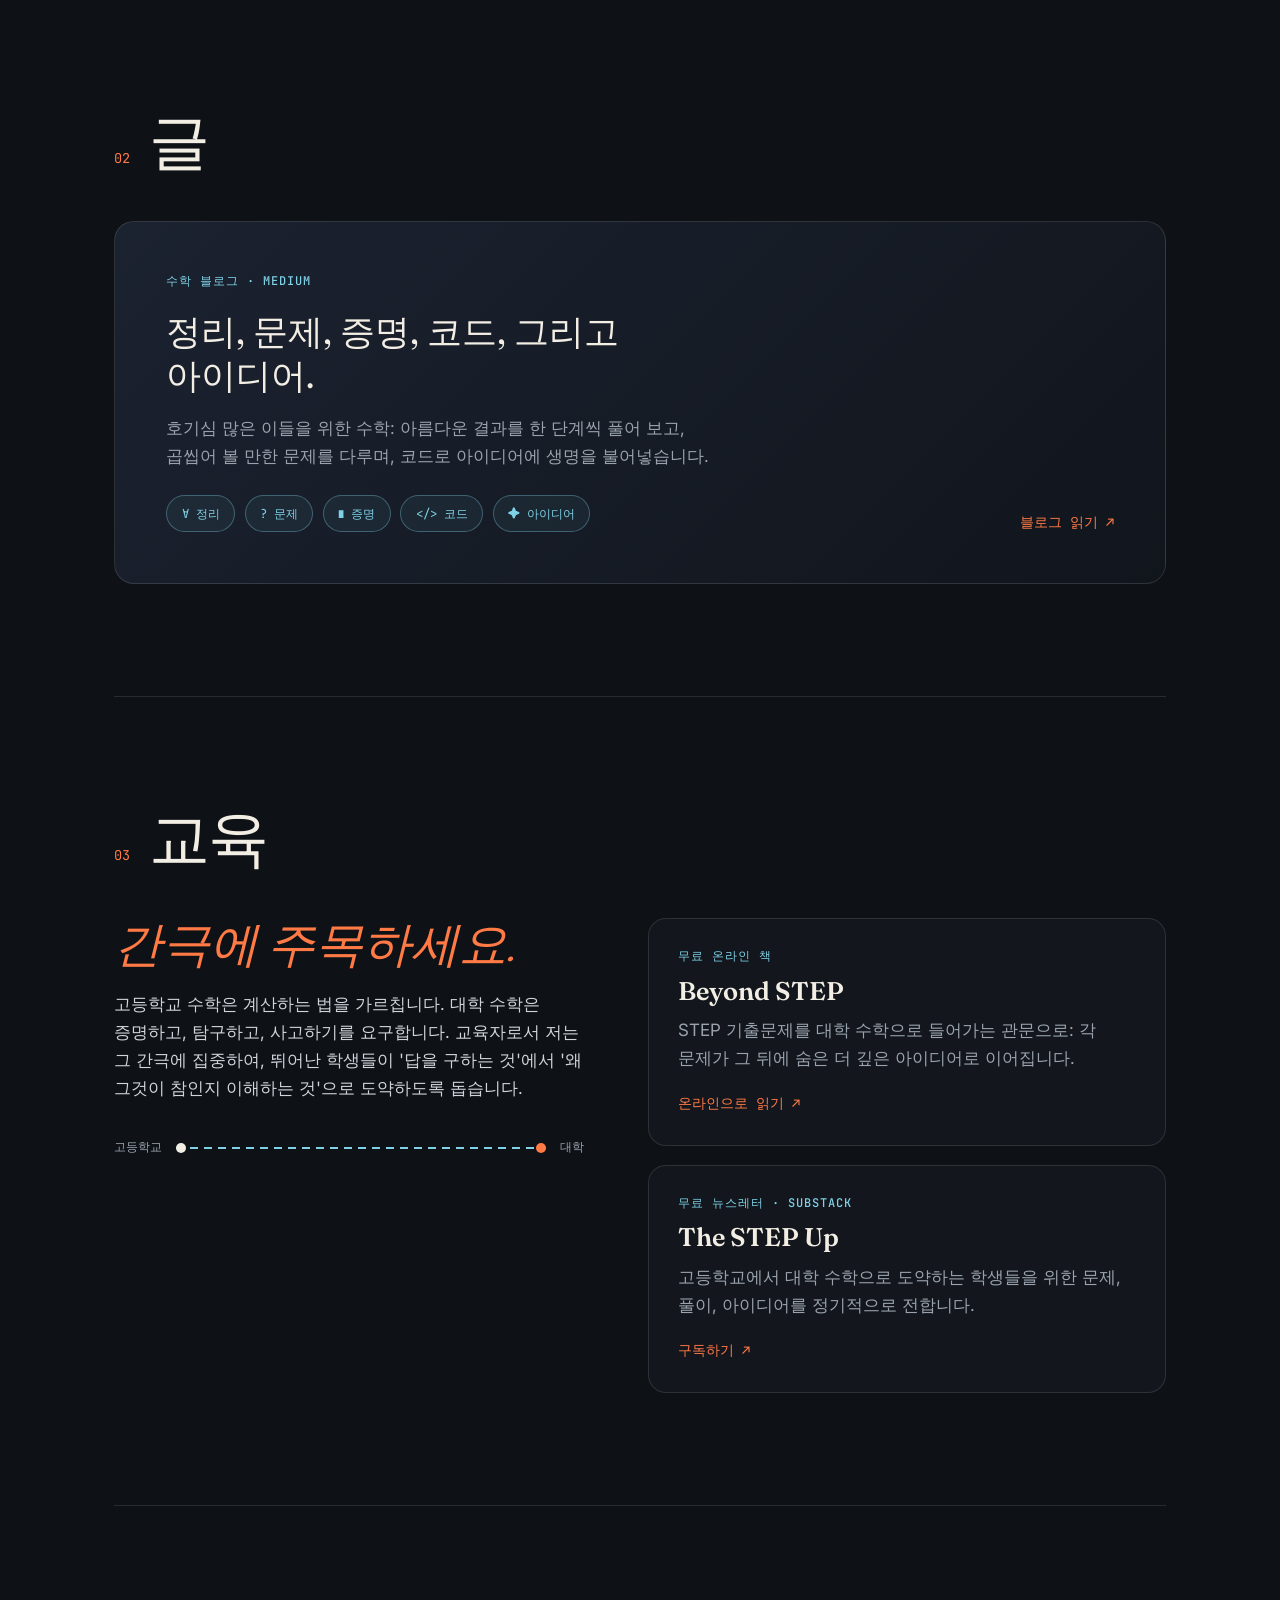
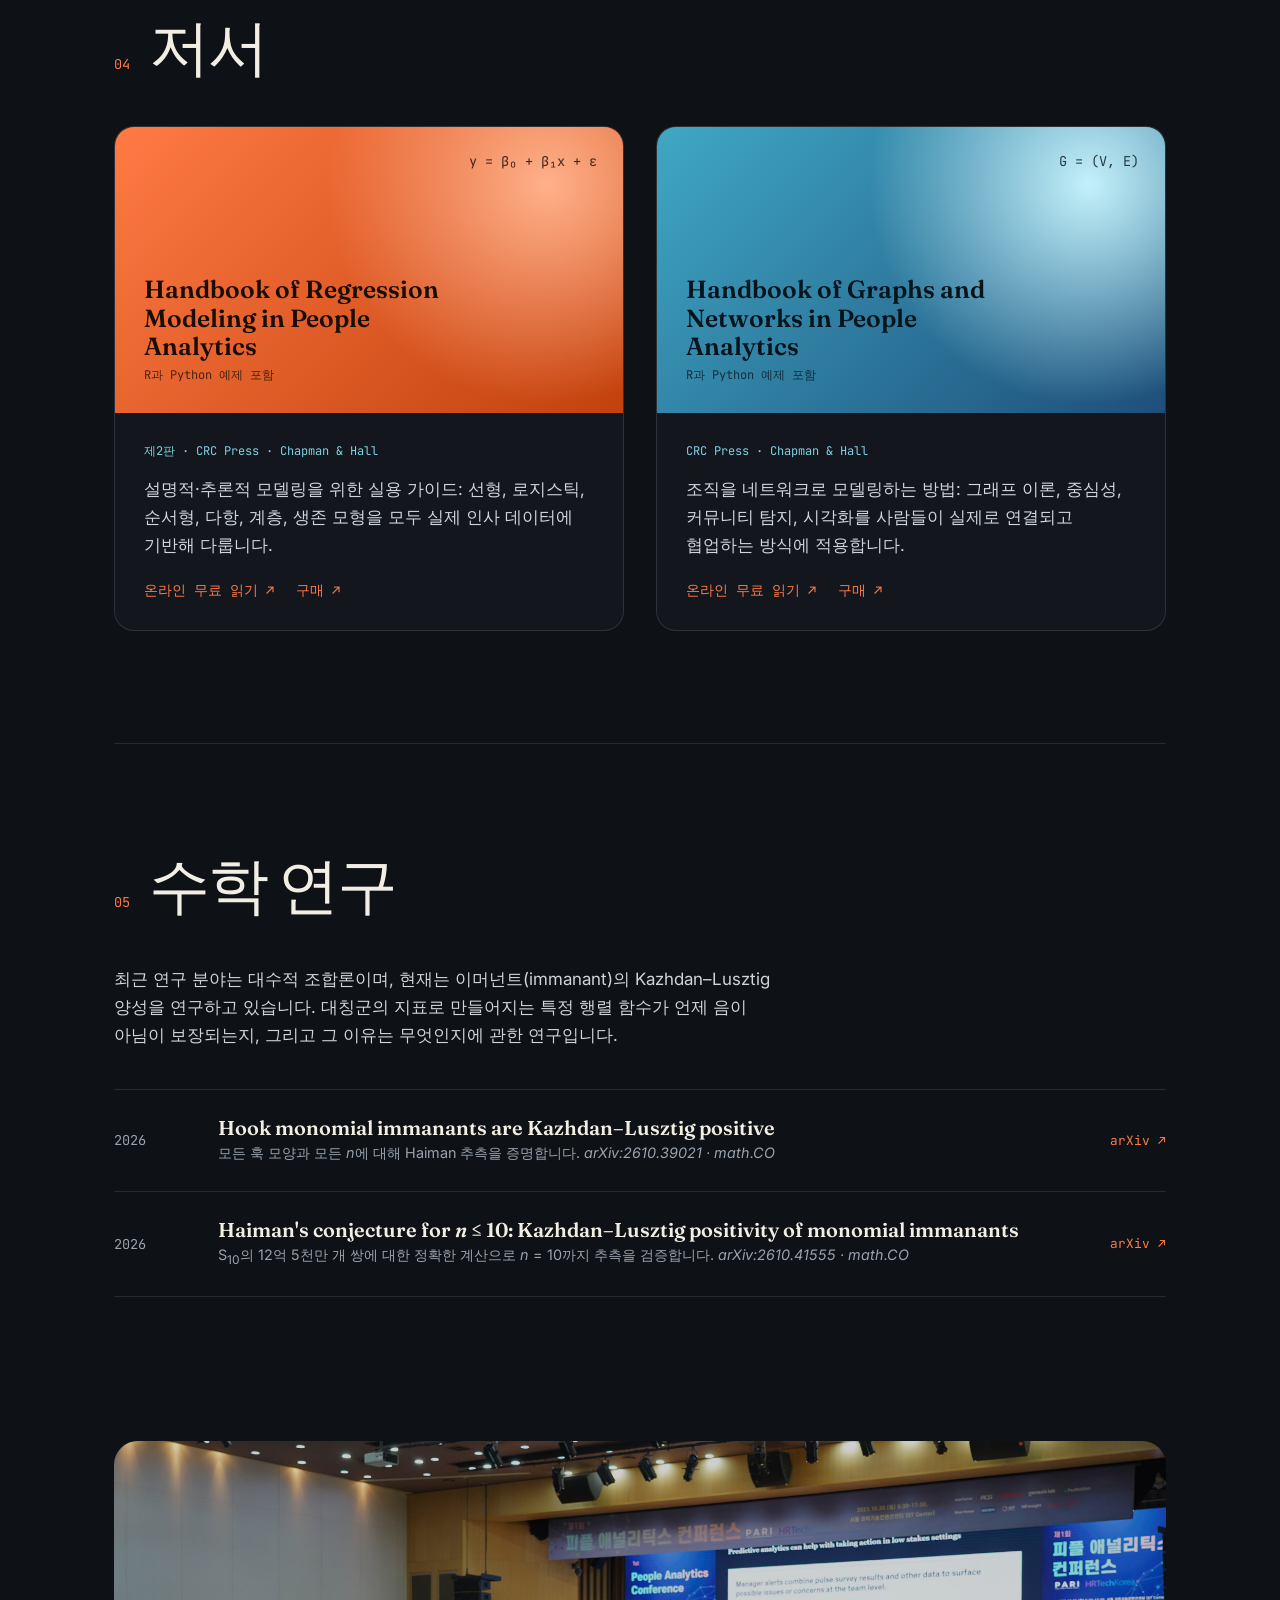
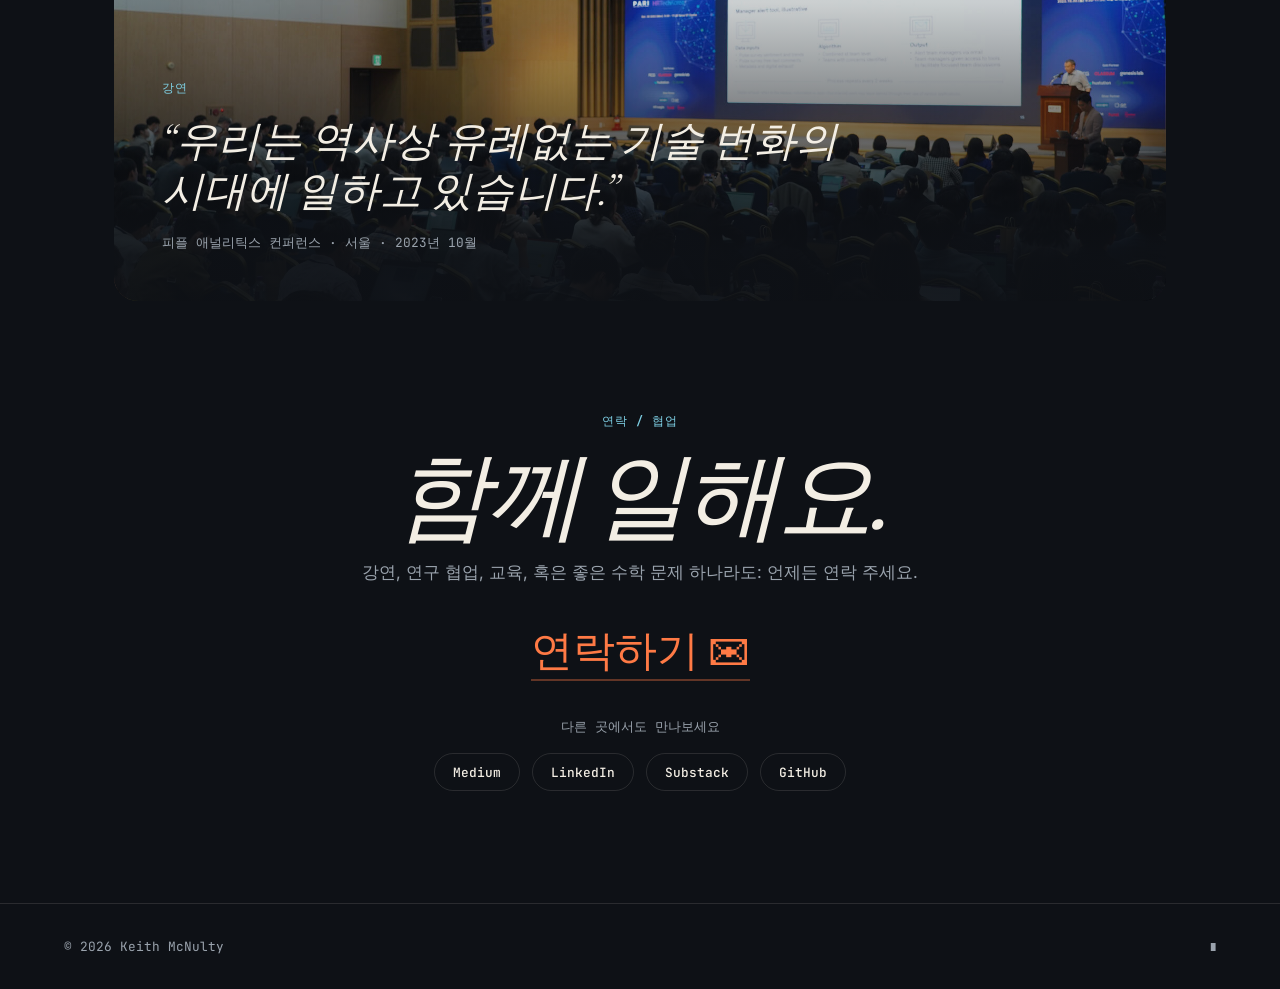
<file: docs/ko/index.html>
<!doctype html>
<html lang="ko">
<head>
  <meta charset="utf-8">
  <meta name="viewport" content="width=device-width, initial-scale=1">
  <title>Keith McNulty (키스 맥널티) — 수학자, 산업조직심리학자, 데이터 과학자, 교육자</title>
  <meta name="description" content="키스 맥널티: 수학자, 산업조직심리학자, 데이터 과학자이자 수학 교육자로, 수학과 사람이 만나는 곳에서 일합니다. 글쓰기, 교육, 저서, 그리고 수학 연구.">
  <link rel="icon" href="../favicon.ico" sizes="any">
  <link rel="icon" href="../favicon.svg" type="image/svg+xml">
  <link rel="apple-touch-icon" href="../apple-touch-icon.png">
  <link rel="alternate" hreflang="en" href="https://keithmcnulty.org/">
  <link rel="alternate" hreflang="ja" href="https://keithmcnulty.org/ja/">
  <link rel="alternate" hreflang="zh-Hans" href="https://keithmcnulty.org/zh-hans/">
  <link rel="alternate" hreflang="zh-Hant" href="https://keithmcnulty.org/zh-hant/">
  <link rel="alternate" hreflang="ko" href="https://keithmcnulty.org/ko/">
  <link rel="alternate" hreflang="x-default" href="https://keithmcnulty.org/">
  <meta name="theme-color" content="#0e1116">
  <link rel="preconnect" href="https://fonts.googleapis.com">
  <link rel="preconnect" href="https://fonts.gstatic.com" crossorigin>
  <link href="https://fonts.googleapis.com/css2?family=Fraunces:ital,opsz,wght@0,9..144,300..800;1,9..144,300..800&family=Inter:wght@400;500;600&family=JetBrains+Mono:wght@400;500&display=swap" rel="stylesheet">
  <link rel="stylesheet" href="../style.css">
</head>
<body>
  <canvas id="network" aria-hidden="true"></canvas>

  <header class="nav">
    <a class="brand" href="#top">K<span>M</span></a>
    <button class="menu-toggle" aria-expanded="false" aria-controls="site-nav" aria-label="메뉴 열기">
      <span></span><span></span><span></span>
    </button>
    <nav id="site-nav">
      <a href="#about">소개</a>
      <a href="#writing">글</a>
      <a href="#teaching">교육</a>
      <a href="#books">저서</a>
      <a href="#research">연구</a>
      <a href="#contact">협업</a>
      <div class="lang" aria-label="Language">
        <a href="../" hreflang="en" lang="en">EN</a>
        <a href="../ja/" hreflang="ja" lang="ja">日本語</a>
        <a href="../zh-hans/" hreflang="zh-Hans" lang="zh-Hans">简体中文</a>
        <a href="../zh-hant/" hreflang="zh-Hant" lang="zh-Hant">繁體中文</a>
        <a href="./" hreflang="ko" lang="ko" aria-current="page">한국어</a>
      </div>
    </nav>
  </header>

  <main id="top">
    <!-- HERO -->
    <section class="hero">
      <div class="hero-text">
        <p class="eyebrow">수학자 · 산업조직심리학자 · 데이터 과학자 · 교육자 · 저자</p>
        <h1>Keith<br><em>McNulty</em></h1>
        <p class="lede">저는 수학과 사람이 만나는 곳에서, 양방향으로 일합니다. 수학을 통해 사람과 조직을 더 잘 이해하고, 모든 세대의 사람들이 수학을 더 잘 이해하도록 돕습니다.</p>
        <div class="cta">
          <a class="btn primary" href="#books">제 책 읽기</a>
          <a class="btn" href="https://keith-mcnulty.medium.com" target="_blank" rel="noopener">Medium 블로그 ↗</a>
        </div>
      </div>
      <figure class="portrait">
        <img src="../assets/portrait.jpg" alt="파란 발표 화면 앞 연단에서 강연하는 키스 맥널티">
      </figure>
    </section>

    <!-- BIO -->
    <section id="about" class="section">
      <div class="section-head">
        <span class="num mono">01</span>
        <h2>소개</h2>
      </div>
      <div class="bio">
        <p class="big">저는 수학자이자 산업조직심리학자, 데이터 과학자, 그리고 교육자입니다. 순수수학 박사 학위를 가지고 있으며, 제가 하는 모든 일은 하나의 생각으로 돌아갑니다. 엄밀한 사고를 명확하게 설명하면 사람들이 세상을 보는 방식이 바뀐다는 것입니다.</p>
        <p>직업적으로는 탤런트 사이언스와 피플 애널리틱스 업무를 이끌며, 산업조직심리학과 데이터 과학을 결합해 조직이 통계, 네트워크 과학, 머신러닝을 활용하여 사람에 관해 더 낫고 더 공정한 결정을 내리도록 돕습니다. 피플 애널리틱스 모델링에 관한 기술서 두 권을 썼고, 일의 미래, 애널리틱스, AI에 대해 세계 각지에서 강연합니다.</p>
        <p>이 모든 것을 관통하는 실은 수학입니다. 정리, 문제, 증명, 코드로 가득한 수학 블로그를 쓰고 있고, 최근 연구 분야는 대수적 조합론입니다. 교육자로서는 고등학교 수학과 대학 수학 사이의 간극에 집중하며, 학생들이 '답을 구하는 것'에서 '왜 그것이 참인지 이해하는 것'으로 나아가도록 돕습니다.</p>
      </div>
    </section>

    <!-- WRITING -->
    <section id="writing" class="section">
      <div class="section-head">
        <span class="num mono">02</span>
        <h2>글</h2>
      </div>
      <a class="medium-card" href="https://keith-mcnulty.medium.com" target="_blank" rel="noopener">
        <div>
          <p class="eyebrow">수학 블로그 · Medium</p>
          <h3>정리, 문제, 증명, 코드, 그리고 아이디어.</h3>
          <p>호기심 많은 이들을 위한 수학: 아름다운 결과를 한 단계씩 풀어 보고, 곱씹어 볼 만한 문제를 다루며, 코드로 아이디어에 생명을 불어넣습니다.</p>
          <ul class="tags mono">
            <li>∀ 정리</li>
            <li>? 문제</li>
            <li>∎ 증명</li>
            <li>&lt;/&gt; 코드</li>
            <li>✦ 아이디어</li>
          </ul>
        </div>
        <span class="arrow">블로그 읽기 ↗</span>
      </a>
    </section>

    <!-- TEACHING -->
    <section id="teaching" class="section">
      <div class="section-head">
        <span class="num mono">03</span>
        <h2>교육</h2>
      </div>
      <div class="teach">
        <div class="teach-intro">
          <p class="big">간극에 주목하세요.</p>
          <p>고등학교 수학은 계산하는 법을 가르칩니다. 대학 수학은 증명하고, 탐구하고, 사고하기를 요구합니다. 교육자로서 저는 그 간극에 집중하여, 뛰어난 학생들이 '답을 구하는 것'에서 '왜 그것이 참인지 이해하는 것'으로 도약하도록 돕습니다.</p>
          <div class="gap" aria-hidden="true">
            <span class="mono">고등학교</span>
            <span class="bridge"></span>
            <span class="mono">대학</span>
          </div>
        </div>
        <div class="teach-links">
          <a class="teach-card" href="https://beyondstep.keithmcnulty.org" target="_blank" rel="noopener">
            <p class="eyebrow">무료 온라인 책</p>
            <h3>Beyond STEP</h3>
            <p>STEP 기출문제를 대학 수학으로 들어가는 관문으로: 각 문제가 그 뒤에 숨은 더 깊은 아이디어로 이어집니다.</p>
            <span class="arrow">온라인으로 읽기 ↗</span>
          </a>
          <a class="teach-card" href="https://keithmcnulty.substack.com/" target="_blank" rel="noopener">
            <p class="eyebrow">무료 뉴스레터 · Substack</p>
            <h3>The STEP Up</h3>
            <p>고등학교에서 대학 수학으로 도약하는 학생들을 위한 문제, 풀이, 아이디어를 정기적으로 전합니다.</p>
            <span class="arrow">구독하기 ↗</span>
          </a>
        </div>
      </div>
    </section>

    <!-- BOOKS -->
    <section id="books" class="section">
      <div class="section-head">
        <span class="num mono">04</span>
        <h2>저서</h2>
      </div>
      <div class="books">
        <article class="book">
          <div class="cover c1">
            <span class="mono">y = β₀ + β₁x + ε</span>
            <strong>Handbook of Regression Modeling in People Analytics</strong>
            <small>R과 Python 예제 포함</small>
          </div>
          <div class="book-body">
            <p class="mono meta">제2판 · CRC Press · Chapman &amp; Hall</p>
            <p>설명적·추론적 모델링을 위한 실용 가이드: 선형, 로지스틱, 순서형, 다항, 계층, 생존 모형을 모두 실제 인사 데이터에 기반해 다룹니다.</p>
            <div class="links">
              <a href="https://peopleanalytics-regression-book.org" target="_blank" rel="noopener">온라인 무료 읽기 ↗</a>
              <a href="https://www.routledge.com/Handbook-of-Regression-Modeling-in-People-Analytics-With-Examples-in-R-and-Python-Second-Edition/McNulty/p/book/9781041121268" target="_blank" rel="noopener">구매 ↗</a>
            </div>
          </div>
        </article>
        <article class="book">
          <div class="cover c2">
            <span class="mono">G = (V, E)</span>
            <strong>Handbook of Graphs and Networks in People Analytics</strong>
            <small>R과 Python 예제 포함</small>
          </div>
          <div class="book-body">
            <p class="mono meta">CRC Press · Chapman &amp; Hall</p>
            <p>조직을 네트워크로 모델링하는 방법: 그래프 이론, 중심성, 커뮤니티 탐지, 시각화를 사람들이 실제로 연결되고 협업하는 방식에 적용합니다.</p>
            <div class="links">
              <a href="https://ona-book.org" target="_blank" rel="noopener">온라인 무료 읽기 ↗</a>
              <a href="https://www.routledge.com/Handbook-of-Graphs-and-Networks-in-People-Analytics-With-Examples-in-R-and-Python/McNulty/p/book/9781032223636" target="_blank" rel="noopener">구매 ↗</a>
            </div>
          </div>
        </article>
      </div>
    </section>

    <!-- RESEARCH -->
    <section id="research" class="section">
      <div class="section-head">
        <span class="num mono">05</span>
        <h2>수학 연구</h2>
      </div>
      <p class="intro">최근 연구 분야는 대수적 조합론이며, 현재는 이머넌트(immanant)의 Kazhdan&ndash;Lusztig 양성을 연구하고 있습니다. 대칭군의 지표로 만들어지는 특정 행렬 함수가 언제 음이 아님이 보장되는지, 그리고 그 이유는 무엇인지에 관한 연구입니다.</p>
      <ol class="papers">
        <li>
          <span class="year mono">2026</span>
          <div>
            <h3>Hook monomial immanants are Kazhdan&ndash;Lusztig positive</h3>
            <p>모든 훅 모양과 모든 <em>n</em>에 대해 Haiman 추측을 증명합니다. <em>arXiv:2610.39021 · math.CO</em></p>
          </div>
          <a href="https://arxiv.org/abs/2610.39021" class="mono" target="_blank" rel="noopener">arXiv ↗</a>
        </li>
        <li>
          <span class="year mono">2026</span>
          <div>
            <h3>Haiman's conjecture for <em>n</em> &le; 10: Kazhdan&ndash;Lusztig positivity of monomial immanants</h3>
            <p>S<sub>10</sub>의 12억 5천만 개 쌍에 대한 정확한 계산으로 <em>n</em> = 10까지 추측을 검증합니다. <em>arXiv:2610.41555 · math.CO</em></p>
          </div>
          <a href="https://arxiv.org/abs/2610.41555" class="mono" target="_blank" rel="noopener">arXiv ↗</a>
        </li>
      </ol>
    </section>

    <!-- SPEAKING BANNER -->
    <section class="banner">
      <img src="../assets/speaking.jpg" alt="서울 피플 애널리틱스 컨퍼런스에서 많은 청중 앞에서 강연하는 키스 맥널티" loading="lazy">
      <div class="banner-text">
        <p class="eyebrow">강연</p>
        <p class="quote">“우리는 역사상 유례없는 기술 변화의 시대에 일하고 있습니다.”</p>
        <p class="mono small">피플 애널리틱스 컨퍼런스 · 서울 · 2023년 10월</p>
      </div>
    </section>

    <!-- CONTACT -->
    <section id="contact" class="section contact">
      <p class="eyebrow">연락 / 협업</p>
      <h2>함께 일해요.</h2>
      <p>강연, 연구 협업, 교육, 혹은 좋은 수학 문제 하나라도: 언제든 연락 주세요.</p>
      <a class="email" href="mailto:keith@keithmcnulty.org">연락하기 ✉</a>
      <p class="mono small or">다른 곳에서도 만나보세요</p>
      <div class="socials">
        <a href="https://keith-mcnulty.medium.com" target="_blank" rel="noopener">Medium</a>
        <a href="https://www.linkedin.com/in/keith-mcnulty/" target="_blank" rel="noopener">LinkedIn</a>
        <a href="https://keithmcnulty.substack.com/" target="_blank" rel="noopener">Substack</a>
        <a href="https://github.com/keithmcnulty" target="_blank" rel="noopener">GitHub</a>
      </div>
    </section>
  </main>

  <footer>
    <span class="mono">© <span id="yr"></span> Keith McNulty</span>
    <span class="mono">∎</span>
  </footer>

  <script src="../script.js"></script>
</body>
</html>
</file>
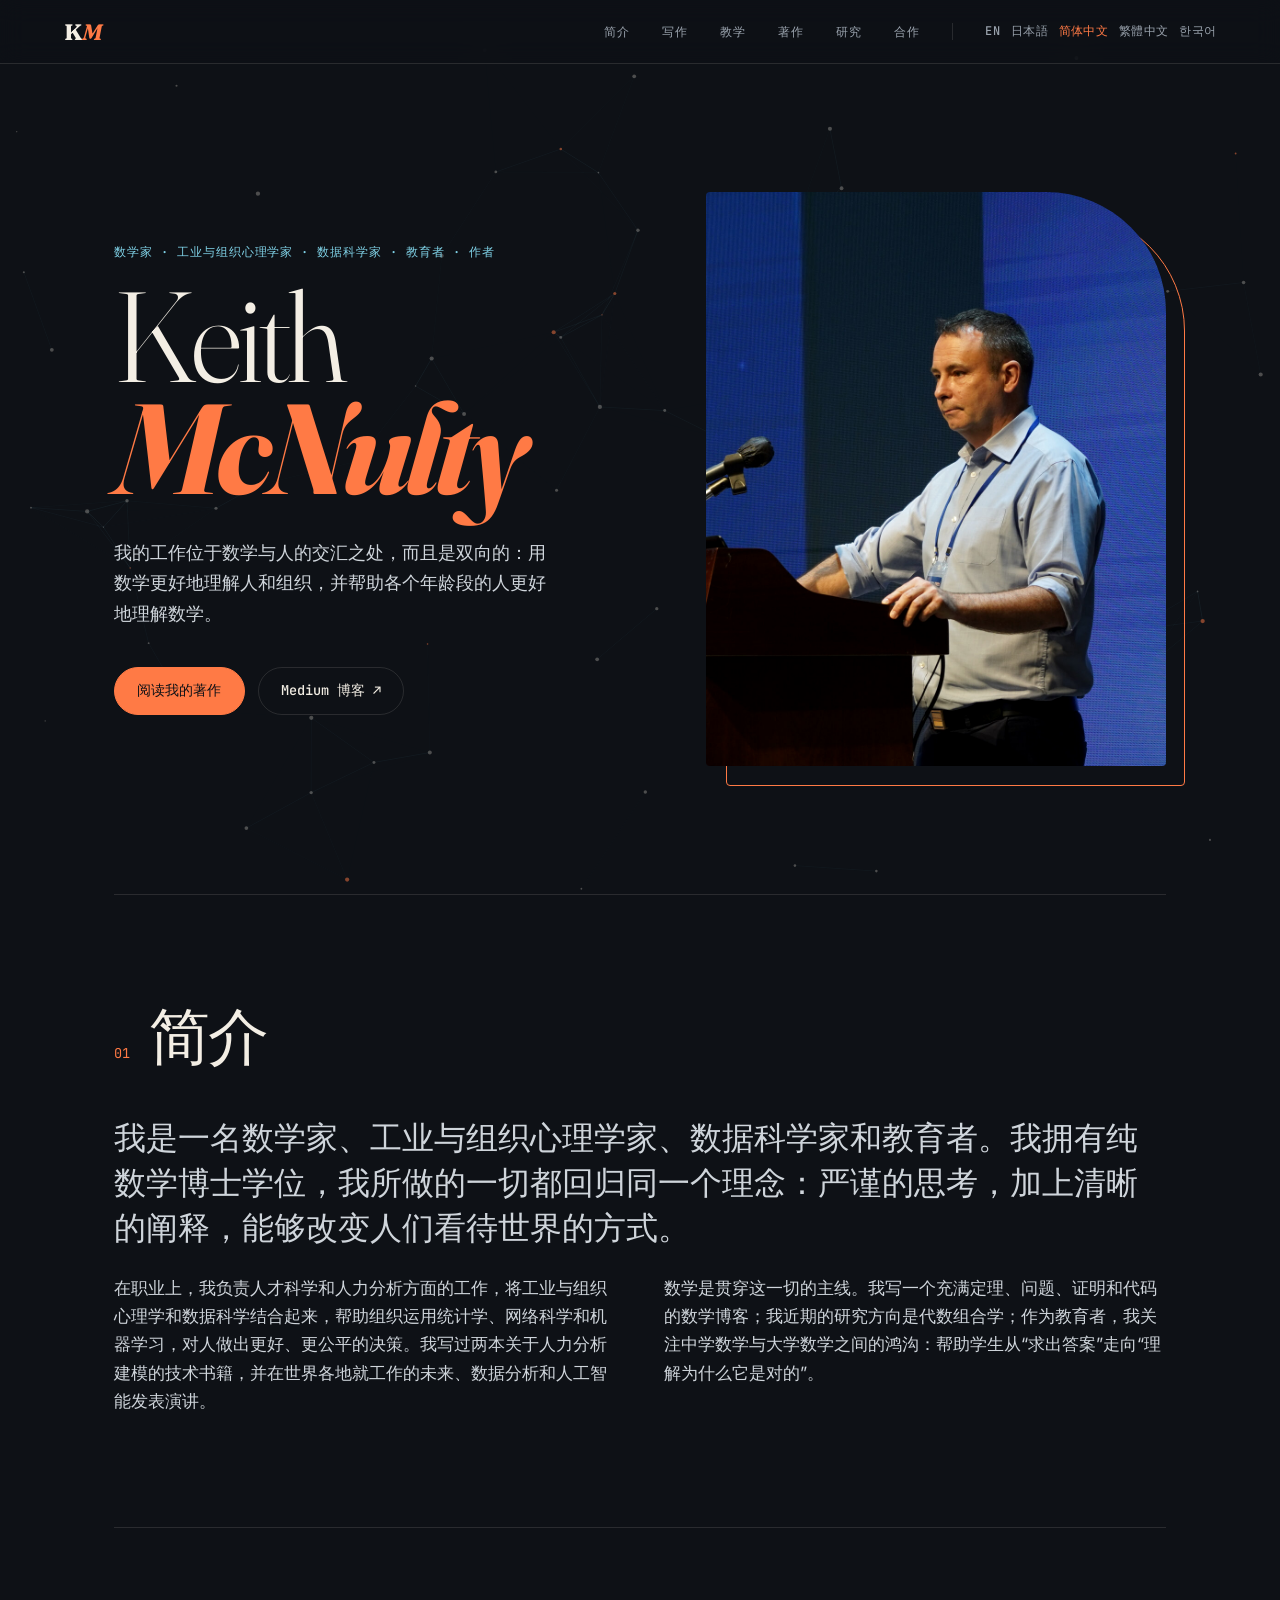
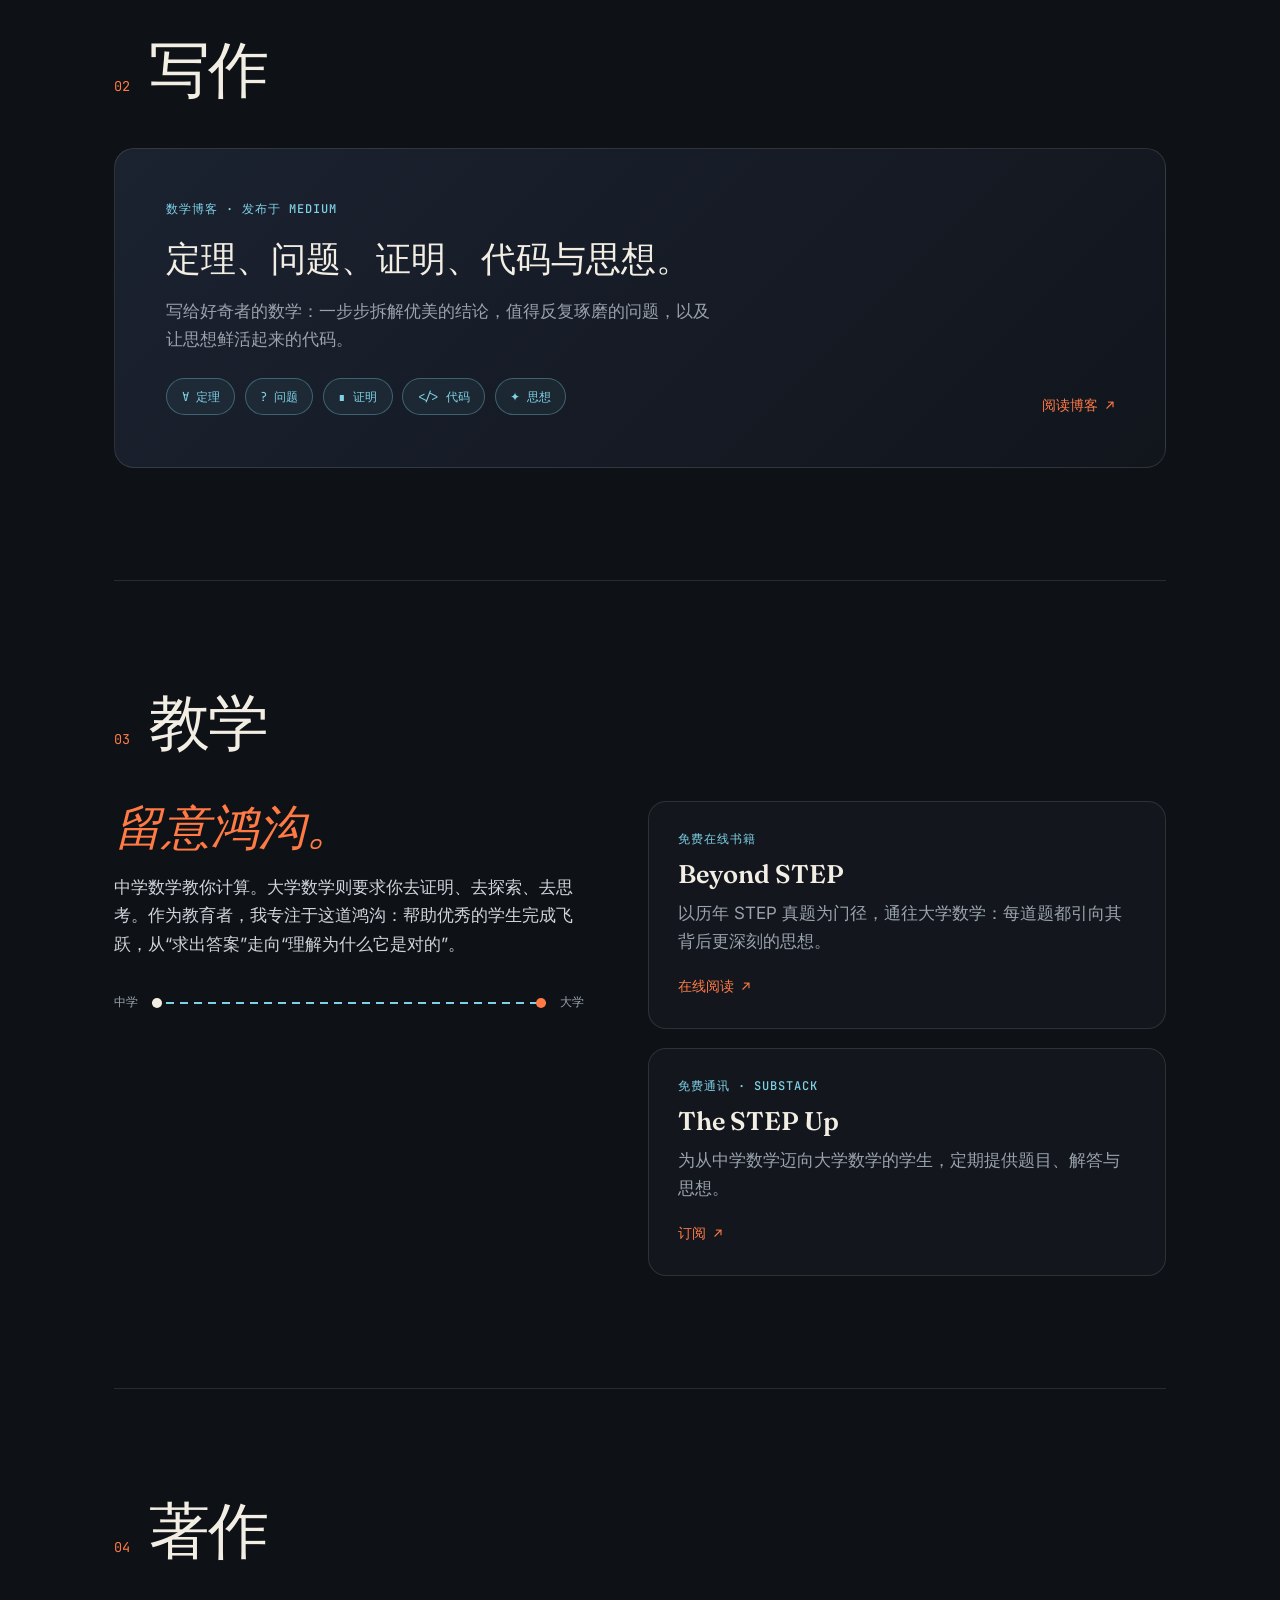
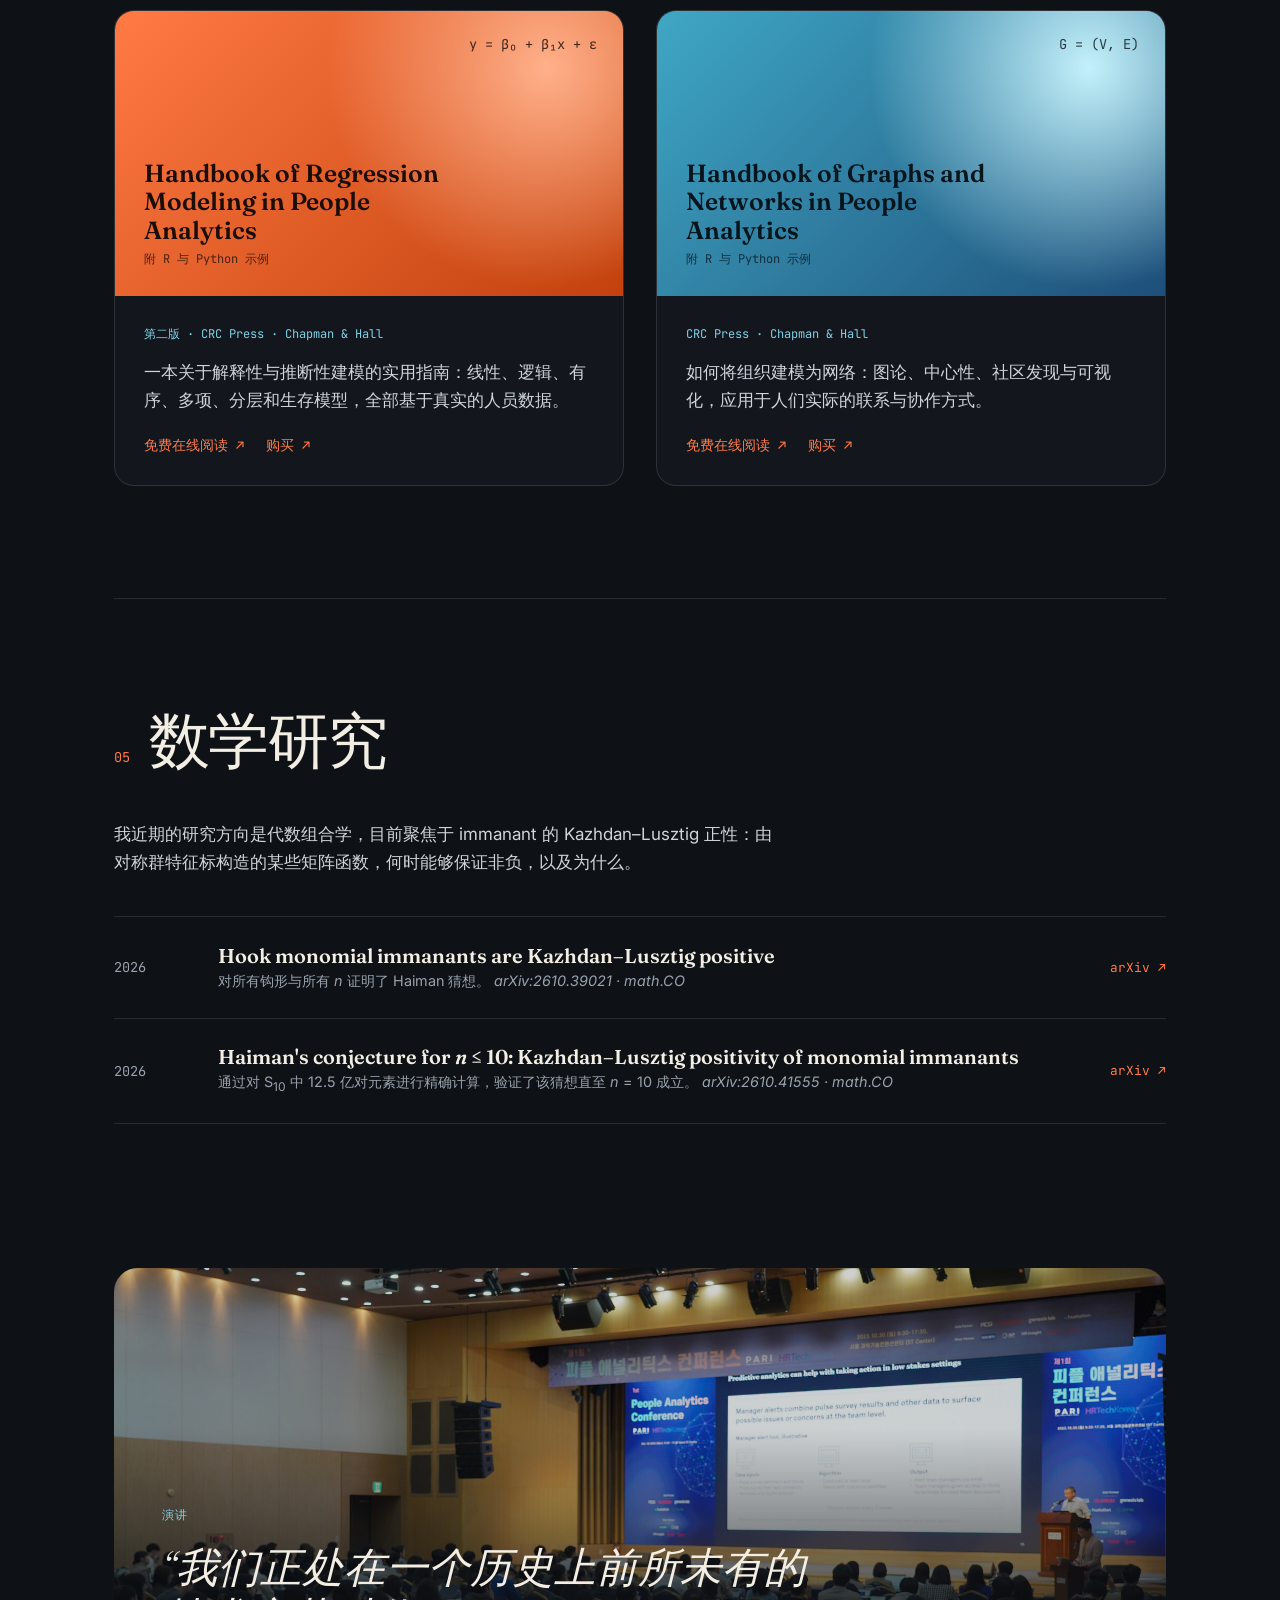
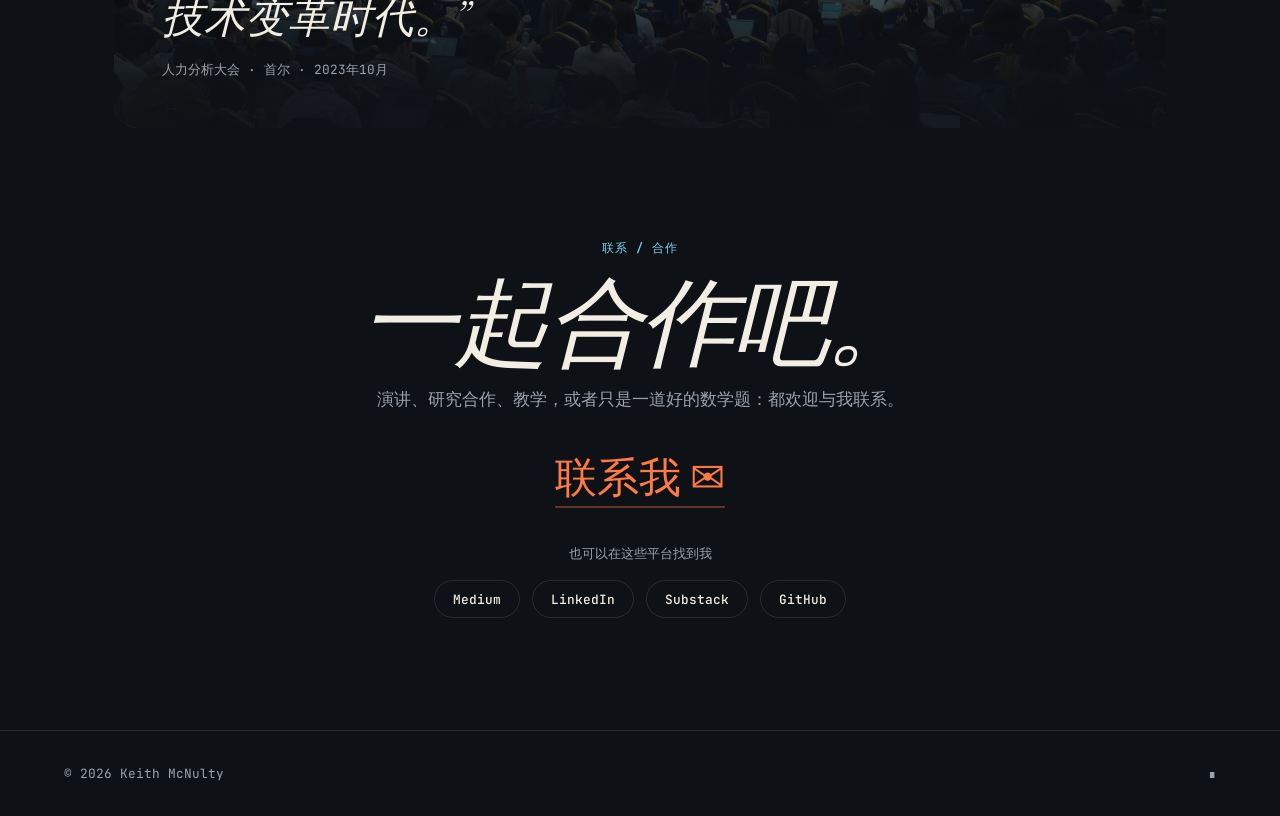
<file: docs/zh-hans/index.html>
<!doctype html>
<html lang="zh-Hans">
<head>
  <meta charset="utf-8">
  <meta name="viewport" content="width=device-width, initial-scale=1">
  <title>Keith McNulty（基思·麦克纳尔蒂）— 数学家、工业与组织心理学家、数据科学家、教育者</title>
  <meta name="description" content="基思·麦克纳尔蒂：数学家、工业与组织心理学家、数据科学家和数学教育者，工作于数学与人的交汇之处。涵盖写作、教学、著作以及数学研究。">
  <link rel="icon" href="../favicon.ico" sizes="any">
  <link rel="icon" href="../favicon.svg" type="image/svg+xml">
  <link rel="apple-touch-icon" href="../apple-touch-icon.png">
  <link rel="alternate" hreflang="en" href="https://keithmcnulty.org/">
  <link rel="alternate" hreflang="ja" href="https://keithmcnulty.org/ja/">
  <link rel="alternate" hreflang="zh-Hans" href="https://keithmcnulty.org/zh-hans/">
  <link rel="alternate" hreflang="zh-Hant" href="https://keithmcnulty.org/zh-hant/">
  <link rel="alternate" hreflang="ko" href="https://keithmcnulty.org/ko/">
  <link rel="alternate" hreflang="x-default" href="https://keithmcnulty.org/">
  <meta name="theme-color" content="#0e1116">
  <link rel="preconnect" href="https://fonts.googleapis.com">
  <link rel="preconnect" href="https://fonts.gstatic.com" crossorigin>
  <link href="https://fonts.googleapis.com/css2?family=Fraunces:ital,opsz,wght@0,9..144,300..800;1,9..144,300..800&family=Inter:wght@400;500;600&family=JetBrains+Mono:wght@400;500&display=swap" rel="stylesheet">
  <link rel="stylesheet" href="../style.css">
</head>
<body>
  <canvas id="network" aria-hidden="true"></canvas>

  <header class="nav">
    <a class="brand" href="#top">K<span>M</span></a>
    <button class="menu-toggle" aria-expanded="false" aria-controls="site-nav" aria-label="打开菜单">
      <span></span><span></span><span></span>
    </button>
    <nav id="site-nav">
      <a href="#about">简介</a>
      <a href="#writing">写作</a>
      <a href="#teaching">教学</a>
      <a href="#books">著作</a>
      <a href="#research">研究</a>
      <a href="#contact">合作</a>
      <div class="lang" aria-label="Language">
        <a href="../" hreflang="en" lang="en">EN</a>
        <a href="../ja/" hreflang="ja" lang="ja">日本語</a>
        <a href="./" hreflang="zh-Hans" lang="zh-Hans" aria-current="page">简体中文</a>
        <a href="../zh-hant/" hreflang="zh-Hant" lang="zh-Hant">繁體中文</a>
        <a href="../ko/" hreflang="ko" lang="ko">한국어</a>
      </div>
    </nav>
  </header>

  <main id="top">
    <!-- HERO -->
    <section class="hero">
      <div class="hero-text">
        <p class="eyebrow">数学家 · 工业与组织心理学家 · 数据科学家 · 教育者 · 作者</p>
        <h1>Keith<br><em>McNulty</em></h1>
        <p class="lede">我的工作位于数学与人的交汇之处，而且是双向的：用数学更好地理解人和组织，并帮助各个年龄段的人更好地理解数学。</p>
        <div class="cta">
          <a class="btn primary" href="#books">阅读我的著作</a>
          <a class="btn" href="https://keith-mcnulty.medium.com" target="_blank" rel="noopener">Medium 博客 ↗</a>
        </div>
      </div>
      <figure class="portrait">
        <img src="../assets/portrait.jpg" alt="基思·麦克纳尔蒂站在讲台前演讲，身后是蓝色的演示屏幕">
      </figure>
    </section>

    <!-- BIO -->
    <section id="about" class="section">
      <div class="section-head">
        <span class="num mono">01</span>
        <h2>简介</h2>
      </div>
      <div class="bio">
        <p class="big">我是一名数学家、工业与组织心理学家、数据科学家和教育者。我拥有纯数学博士学位，我所做的一切都回归同一个理念：严谨的思考，加上清晰的阐释，能够改变人们看待世界的方式。</p>
        <p>在职业上，我负责人才科学和人力分析方面的工作，将工业与组织心理学和数据科学结合起来，帮助组织运用统计学、网络科学和机器学习，对人做出更好、更公平的决策。我写过两本关于人力分析建模的技术书籍，并在世界各地就工作的未来、数据分析和人工智能发表演讲。</p>
        <p>数学是贯穿这一切的主线。我写一个充满定理、问题、证明和代码的数学博客；我近期的研究方向是代数组合学；作为教育者，我关注中学数学与大学数学之间的鸿沟：帮助学生从“求出答案”走向“理解为什么它是对的”。</p>
      </div>
    </section>

    <!-- WRITING -->
    <section id="writing" class="section">
      <div class="section-head">
        <span class="num mono">02</span>
        <h2>写作</h2>
      </div>
      <a class="medium-card" href="https://keith-mcnulty.medium.com" target="_blank" rel="noopener">
        <div>
          <p class="eyebrow">数学博客 · 发布于 Medium</p>
          <h3>定理、问题、证明、代码与思想。</h3>
          <p>写给好奇者的数学：一步步拆解优美的结论，值得反复琢磨的问题，以及让思想鲜活起来的代码。</p>
          <ul class="tags mono">
            <li>∀ 定理</li>
            <li>? 问题</li>
            <li>∎ 证明</li>
            <li>&lt;/&gt; 代码</li>
            <li>✦ 思想</li>
          </ul>
        </div>
        <span class="arrow">阅读博客 ↗</span>
      </a>
    </section>

    <!-- TEACHING -->
    <section id="teaching" class="section">
      <div class="section-head">
        <span class="num mono">03</span>
        <h2>教学</h2>
      </div>
      <div class="teach">
        <div class="teach-intro">
          <p class="big">留意鸿沟。</p>
          <p>中学数学教你计算。大学数学则要求你去证明、去探索、去思考。作为教育者，我专注于这道鸿沟：帮助优秀的学生完成飞跃，从“求出答案”走向“理解为什么它是对的”。</p>
          <div class="gap" aria-hidden="true">
            <span class="mono">中学</span>
            <span class="bridge"></span>
            <span class="mono">大学</span>
          </div>
        </div>
        <div class="teach-links">
          <a class="teach-card" href="https://beyondstep.keithmcnulty.org" target="_blank" rel="noopener">
            <p class="eyebrow">免费在线书籍</p>
            <h3>Beyond STEP</h3>
            <p>以历年 STEP 真题为门径，通往大学数学：每道题都引向其背后更深刻的思想。</p>
            <span class="arrow">在线阅读 ↗</span>
          </a>
          <a class="teach-card" href="https://keithmcnulty.substack.com/" target="_blank" rel="noopener">
            <p class="eyebrow">免费通讯 · Substack</p>
            <h3>The STEP Up</h3>
            <p>为从中学数学迈向大学数学的学生，定期提供题目、解答与思想。</p>
            <span class="arrow">订阅 ↗</span>
          </a>
        </div>
      </div>
    </section>

    <!-- BOOKS -->
    <section id="books" class="section">
      <div class="section-head">
        <span class="num mono">04</span>
        <h2>著作</h2>
      </div>
      <div class="books">
        <article class="book">
          <div class="cover c1">
            <span class="mono">y = β₀ + β₁x + ε</span>
            <strong>Handbook of Regression Modeling in People Analytics</strong>
            <small>附 R 与 Python 示例</small>
          </div>
          <div class="book-body">
            <p class="mono meta">第二版 · CRC Press · Chapman &amp; Hall</p>
            <p>一本关于解释性与推断性建模的实用指南：线性、逻辑、有序、多项、分层和生存模型，全部基于真实的人员数据。</p>
            <div class="links">
              <a href="https://peopleanalytics-regression-book.org" target="_blank" rel="noopener">免费在线阅读 ↗</a>
              <a href="https://www.routledge.com/Handbook-of-Regression-Modeling-in-People-Analytics-With-Examples-in-R-and-Python-Second-Edition/McNulty/p/book/9781041121268" target="_blank" rel="noopener">购买 ↗</a>
            </div>
          </div>
        </article>
        <article class="book">
          <div class="cover c2">
            <span class="mono">G = (V, E)</span>
            <strong>Handbook of Graphs and Networks in People Analytics</strong>
            <small>附 R 与 Python 示例</small>
          </div>
          <div class="book-body">
            <p class="mono meta">CRC Press · Chapman &amp; Hall</p>
            <p>如何将组织建模为网络：图论、中心性、社区发现与可视化，应用于人们实际的联系与协作方式。</p>
            <div class="links">
              <a href="https://ona-book.org" target="_blank" rel="noopener">免费在线阅读 ↗</a>
              <a href="https://www.routledge.com/Handbook-of-Graphs-and-Networks-in-People-Analytics-With-Examples-in-R-and-Python/McNulty/p/book/9781032223636" target="_blank" rel="noopener">购买 ↗</a>
            </div>
          </div>
        </article>
      </div>
    </section>

    <!-- RESEARCH -->
    <section id="research" class="section">
      <div class="section-head">
        <span class="num mono">05</span>
        <h2>数学研究</h2>
      </div>
      <p class="intro">我近期的研究方向是代数组合学，目前聚焦于 immanant 的 Kazhdan&ndash;Lusztig 正性：由对称群特征标构造的某些矩阵函数，何时能够保证非负，以及为什么。</p>
      <ol class="papers">
        <li>
          <span class="year mono">2026</span>
          <div>
            <h3>Hook monomial immanants are Kazhdan&ndash;Lusztig positive</h3>
            <p>对所有钩形与所有 <em>n</em> 证明了 Haiman 猜想。 <em>arXiv:2610.39021 · math.CO</em></p>
          </div>
          <a href="https://arxiv.org/abs/2610.39021" class="mono" target="_blank" rel="noopener">arXiv ↗</a>
        </li>
        <li>
          <span class="year mono">2026</span>
          <div>
            <h3>Haiman's conjecture for <em>n</em> &le; 10: Kazhdan&ndash;Lusztig positivity of monomial immanants</h3>
            <p>通过对 S<sub>10</sub> 中 12.5 亿对元素进行精确计算，验证了该猜想直至 <em>n</em> = 10 成立。 <em>arXiv:2610.41555 · math.CO</em></p>
          </div>
          <a href="https://arxiv.org/abs/2610.41555" class="mono" target="_blank" rel="noopener">arXiv ↗</a>
        </li>
      </ol>
    </section>

    <!-- SPEAKING BANNER -->
    <section class="banner">
      <img src="../assets/speaking.jpg" alt="基思·麦克纳尔蒂在首尔人力分析大会上向众多听众演讲" loading="lazy">
      <div class="banner-text">
        <p class="eyebrow">演讲</p>
        <p class="quote">“我们正处在一个历史上前所未有的技术变革时代。”</p>
        <p class="mono small">人力分析大会 · 首尔 · 2023年10月</p>
      </div>
    </section>

    <!-- CONTACT -->
    <section id="contact" class="section contact">
      <p class="eyebrow">联系 / 合作</p>
      <h2>一起合作吧。</h2>
      <p>演讲、研究合作、教学，或者只是一道好的数学题：都欢迎与我联系。</p>
      <a class="email" href="mailto:keith@keithmcnulty.org">联系我 ✉</a>
      <p class="mono small or">也可以在这些平台找到我</p>
      <div class="socials">
        <a href="https://keith-mcnulty.medium.com" target="_blank" rel="noopener">Medium</a>
        <a href="https://www.linkedin.com/in/keith-mcnulty/" target="_blank" rel="noopener">LinkedIn</a>
        <a href="https://keithmcnulty.substack.com/" target="_blank" rel="noopener">Substack</a>
        <a href="https://github.com/keithmcnulty" target="_blank" rel="noopener">GitHub</a>
      </div>
    </section>
  </main>

  <footer>
    <span class="mono">© <span id="yr"></span> Keith McNulty</span>
    <span class="mono">∎</span>
  </footer>

  <script src="../script.js"></script>
</body>
</html>
</file>
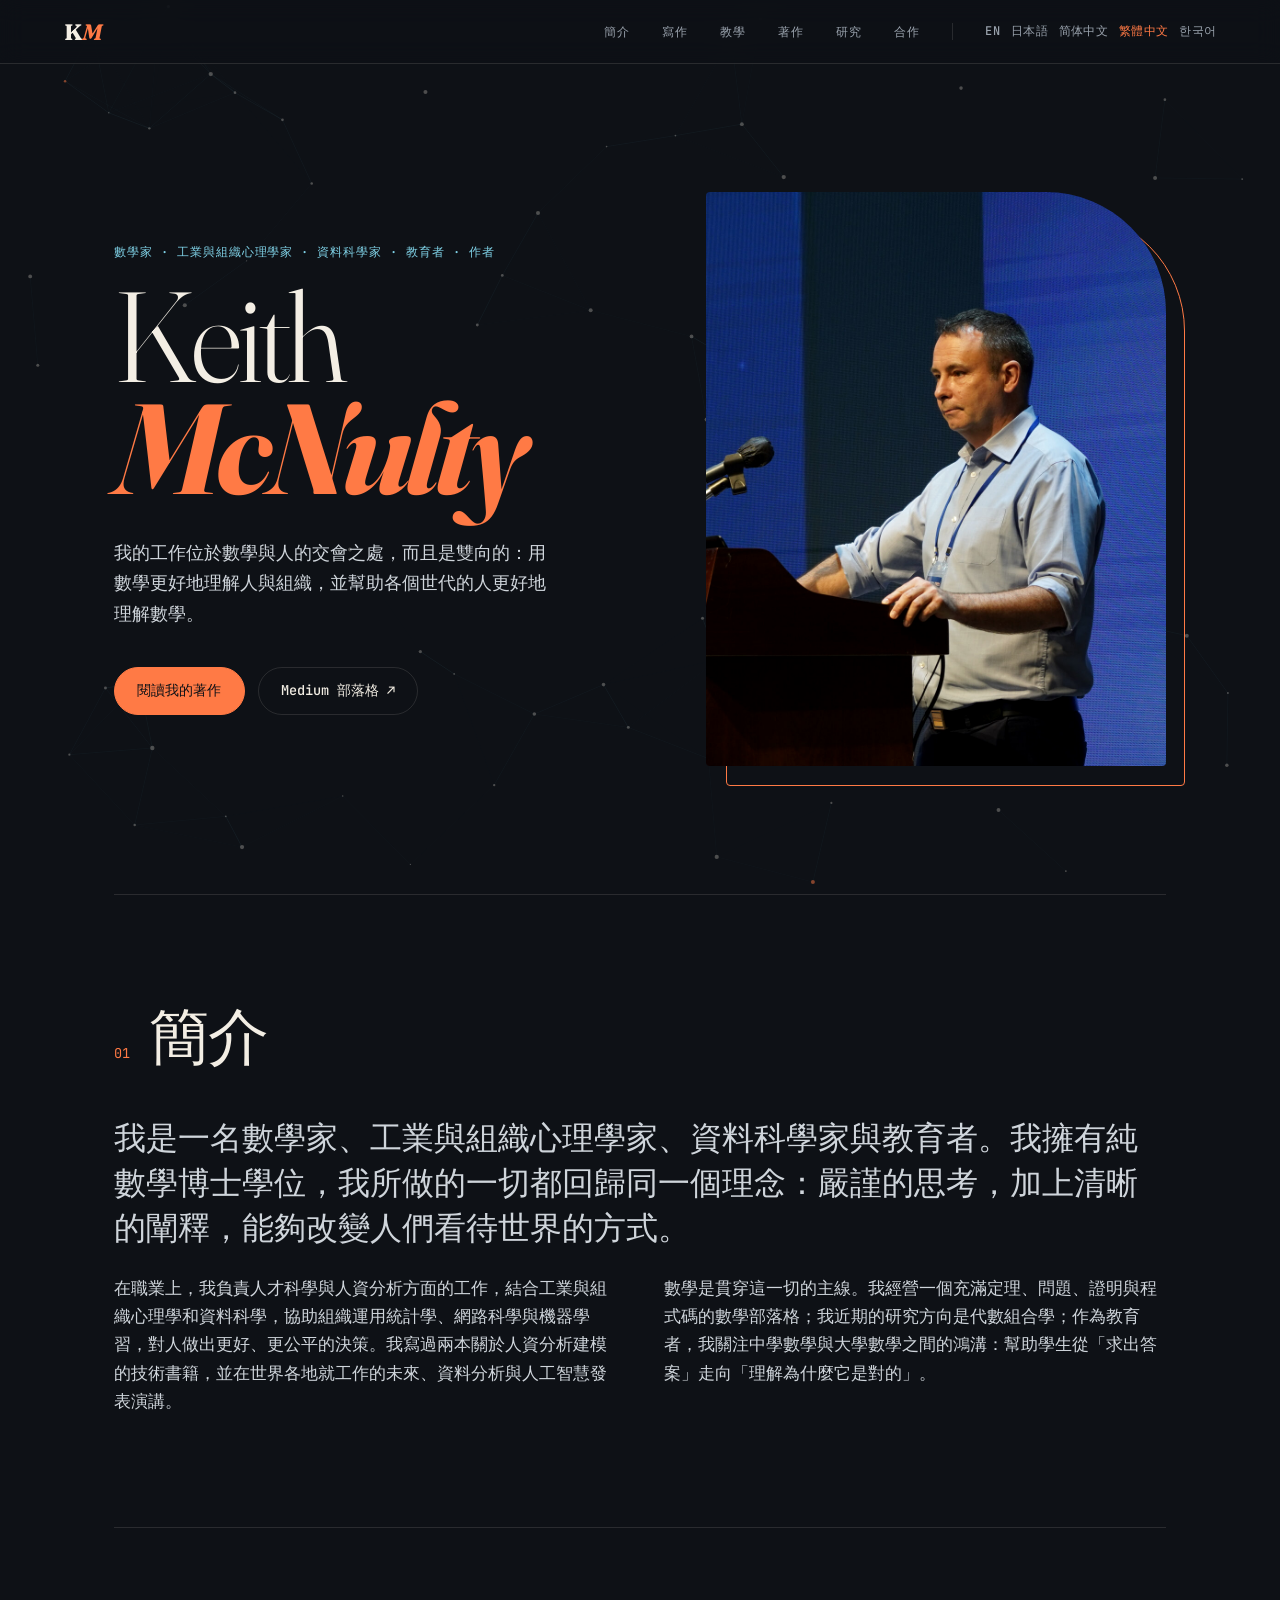
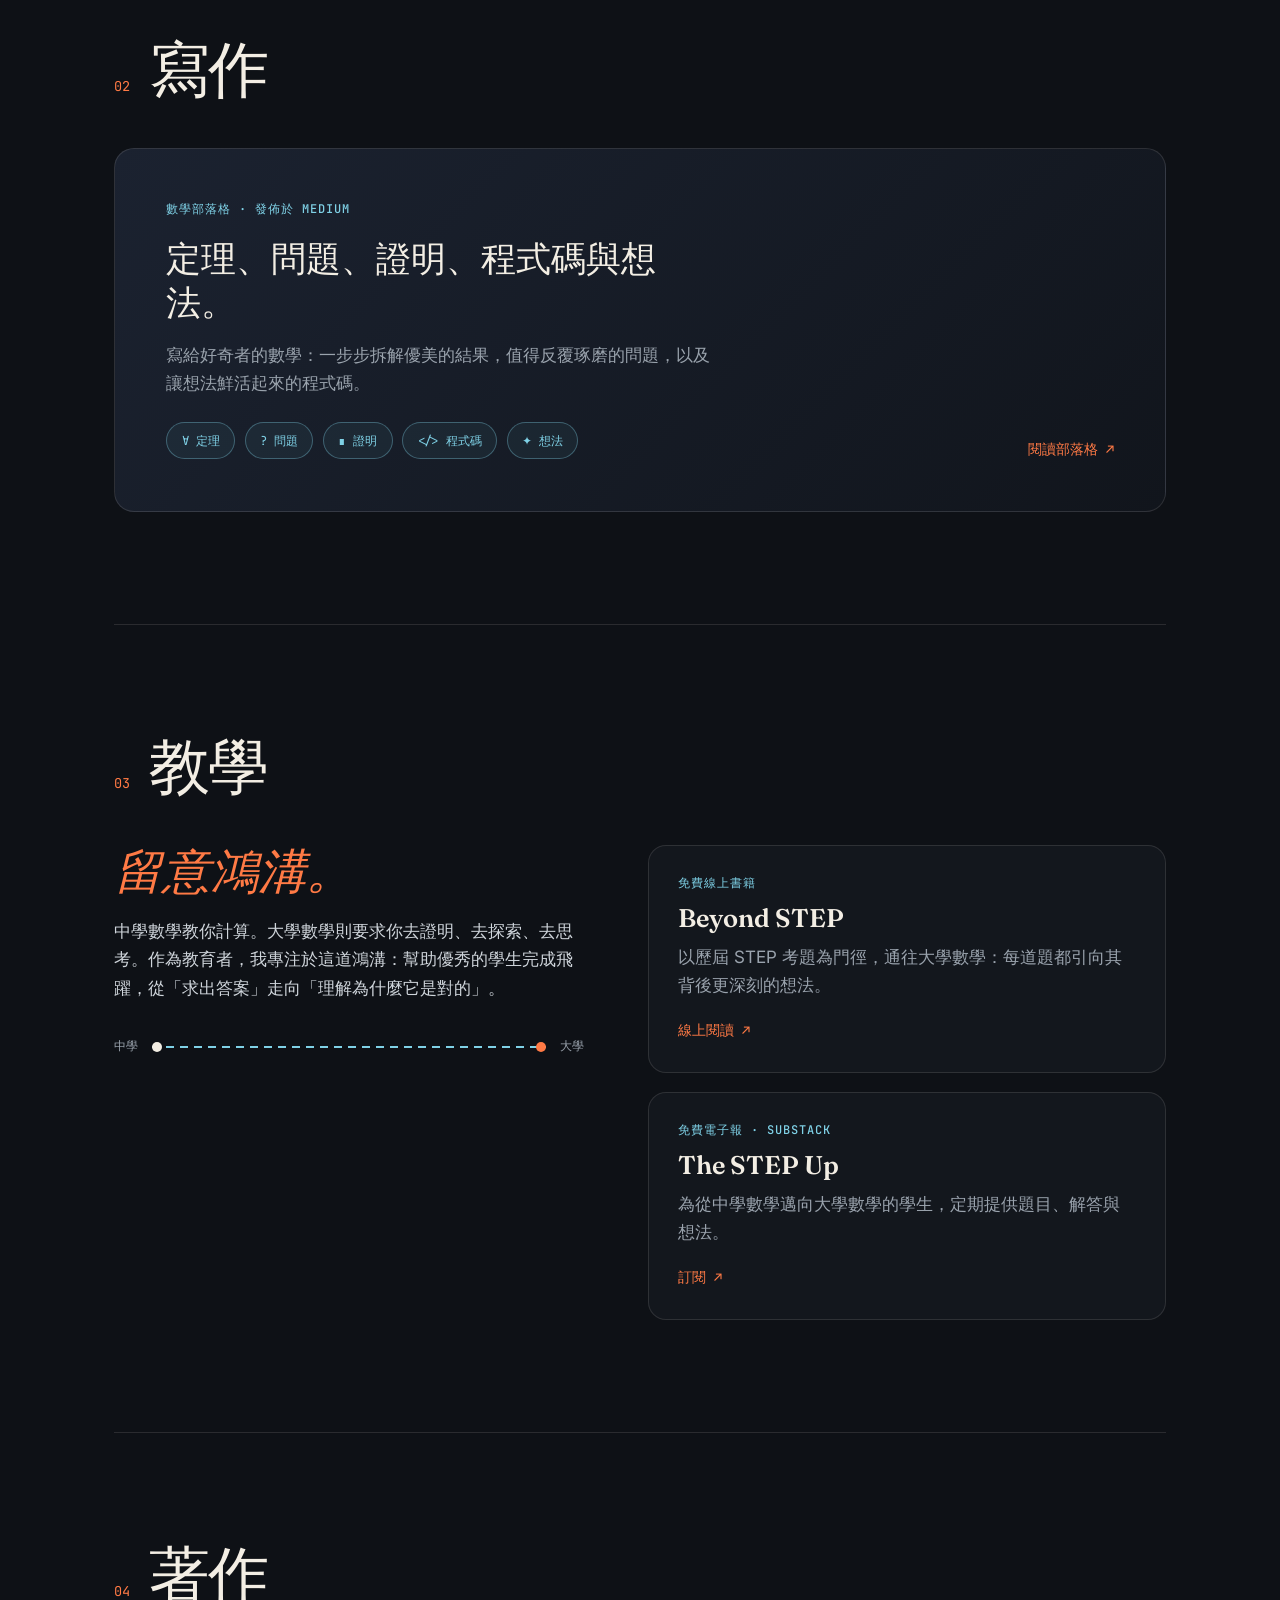
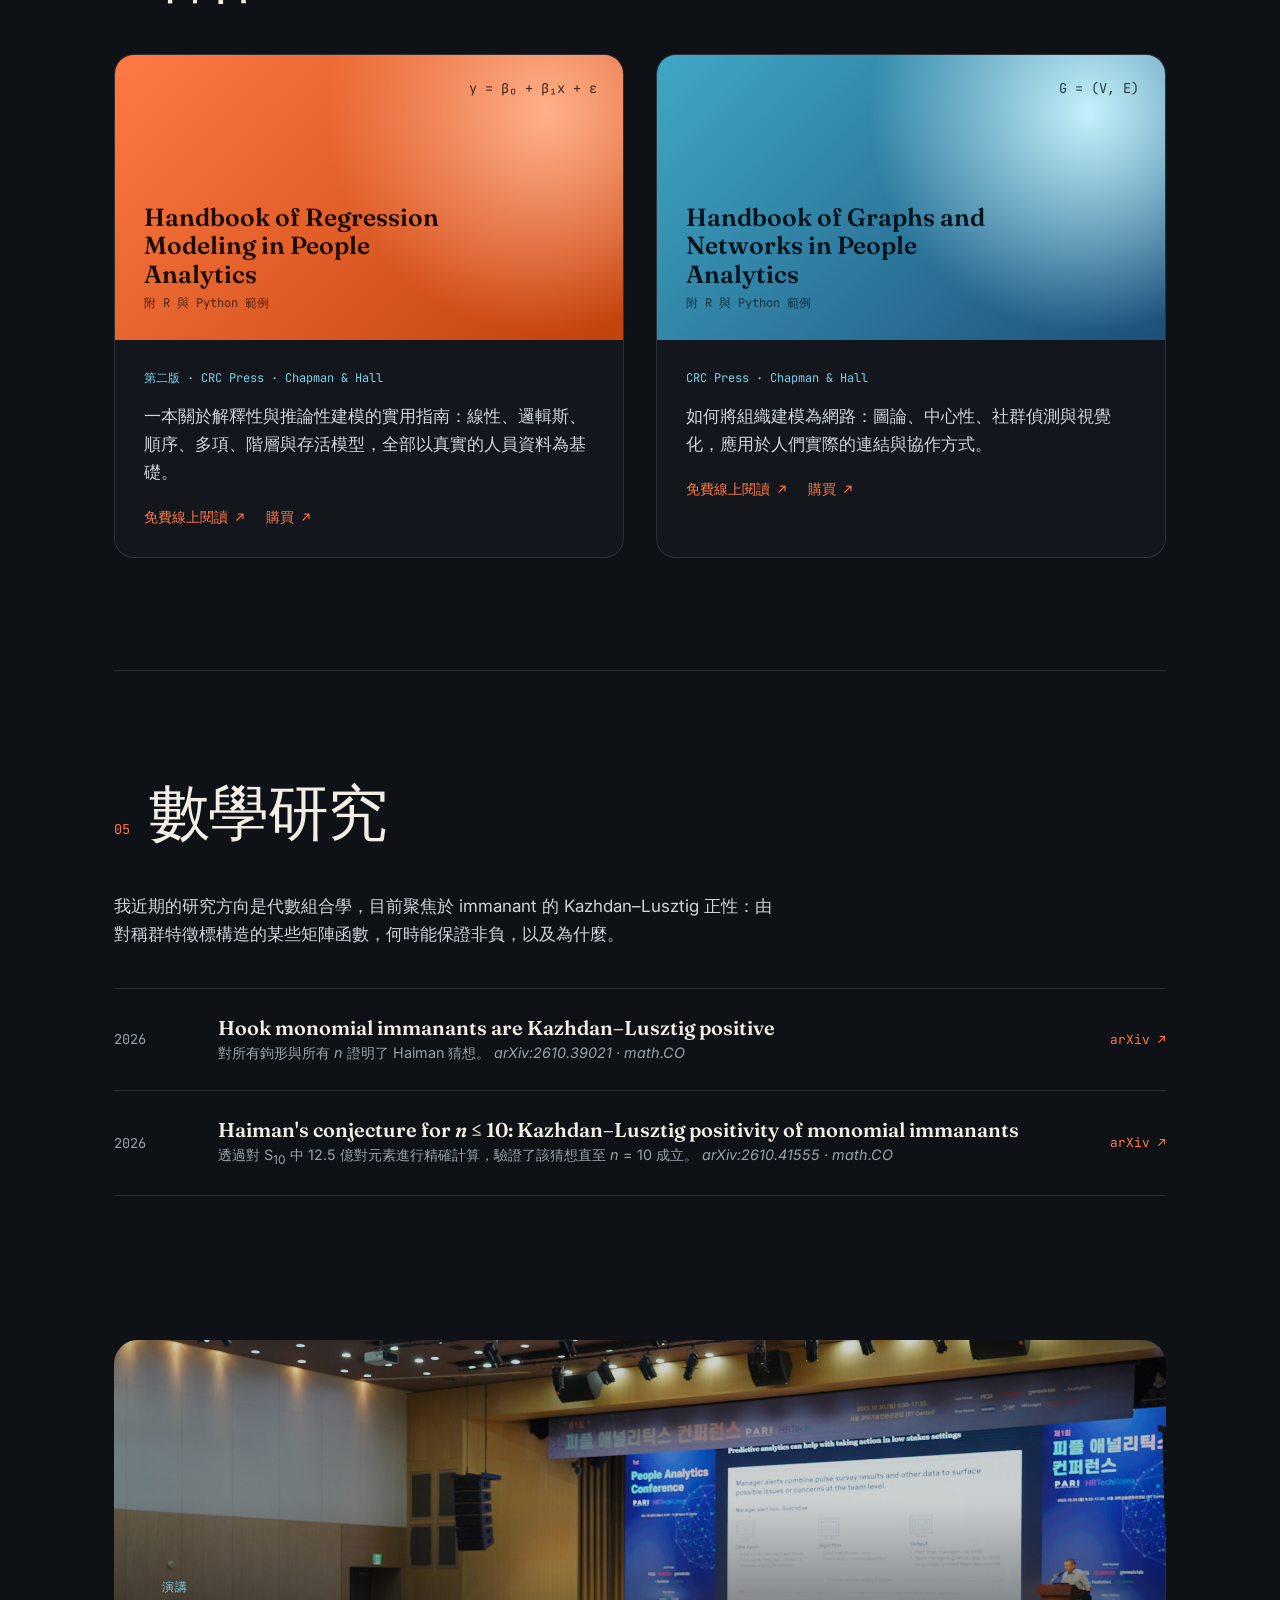
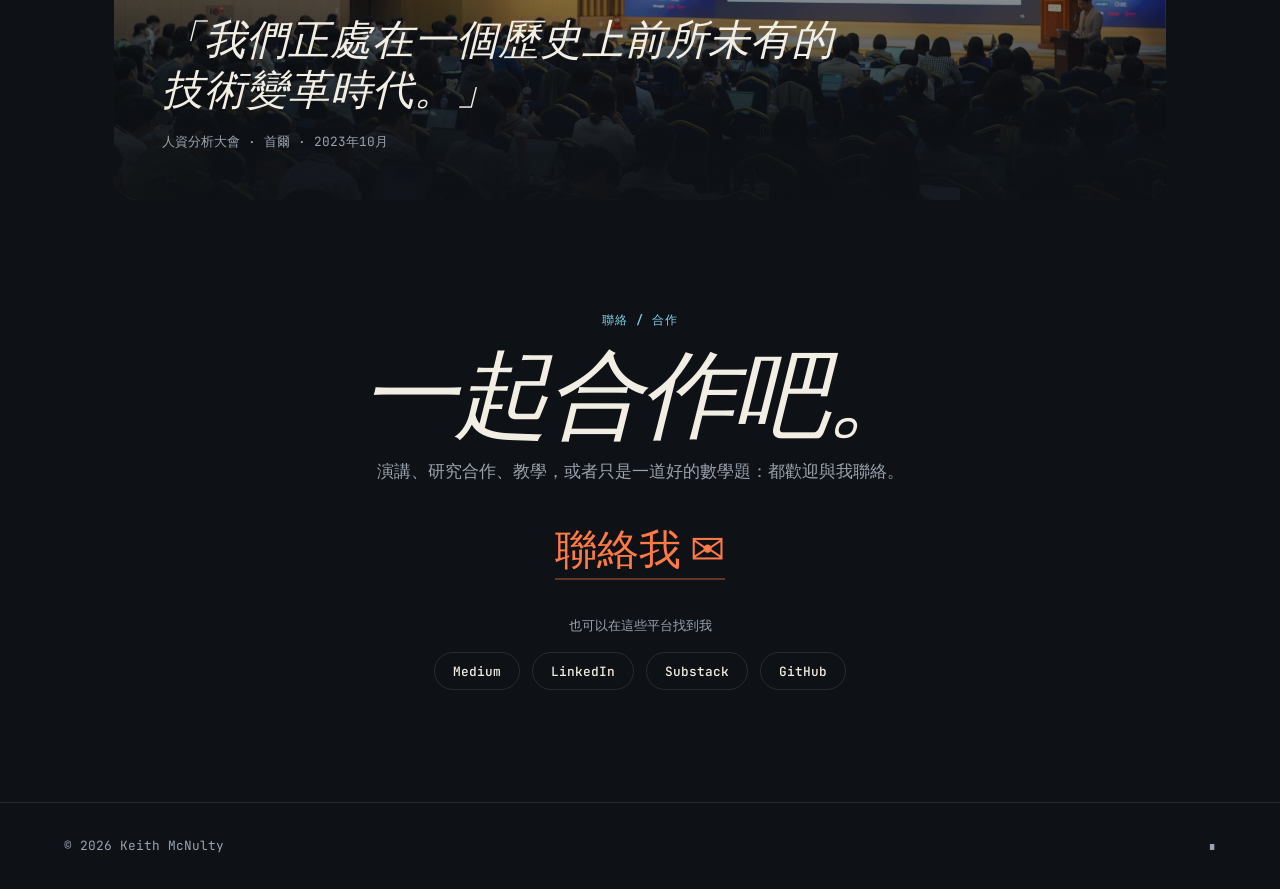
<file: docs/zh-hant/index.html>
<!doctype html>
<html lang="zh-Hant">
<head>
  <meta charset="utf-8">
  <meta name="viewport" content="width=device-width, initial-scale=1">
  <title>Keith McNulty（基思·麥克納爾蒂）— 數學家、工業與組織心理學家、資料科學家、教育者</title>
  <meta name="description" content="基思·麥克納爾蒂：數學家、工業與組織心理學家、資料科學家與數學教育者，工作於數學與人的交會之處。涵蓋寫作、教學、著作以及數學研究。">
  <link rel="icon" href="../favicon.ico" sizes="any">
  <link rel="icon" href="../favicon.svg" type="image/svg+xml">
  <link rel="apple-touch-icon" href="../apple-touch-icon.png">
  <link rel="alternate" hreflang="en" href="https://keithmcnulty.org/">
  <link rel="alternate" hreflang="ja" href="https://keithmcnulty.org/ja/">
  <link rel="alternate" hreflang="zh-Hans" href="https://keithmcnulty.org/zh-hans/">
  <link rel="alternate" hreflang="zh-Hant" href="https://keithmcnulty.org/zh-hant/">
  <link rel="alternate" hreflang="ko" href="https://keithmcnulty.org/ko/">
  <link rel="alternate" hreflang="x-default" href="https://keithmcnulty.org/">
  <meta name="theme-color" content="#0e1116">
  <link rel="preconnect" href="https://fonts.googleapis.com">
  <link rel="preconnect" href="https://fonts.gstatic.com" crossorigin>
  <link href="https://fonts.googleapis.com/css2?family=Fraunces:ital,opsz,wght@0,9..144,300..800;1,9..144,300..800&family=Inter:wght@400;500;600&family=JetBrains+Mono:wght@400;500&display=swap" rel="stylesheet">
  <link rel="stylesheet" href="../style.css">
</head>
<body>
  <canvas id="network" aria-hidden="true"></canvas>

  <header class="nav">
    <a class="brand" href="#top">K<span>M</span></a>
    <button class="menu-toggle" aria-expanded="false" aria-controls="site-nav" aria-label="開啟選單">
      <span></span><span></span><span></span>
    </button>
    <nav id="site-nav">
      <a href="#about">簡介</a>
      <a href="#writing">寫作</a>
      <a href="#teaching">教學</a>
      <a href="#books">著作</a>
      <a href="#research">研究</a>
      <a href="#contact">合作</a>
      <div class="lang" aria-label="Language">
        <a href="../" hreflang="en" lang="en">EN</a>
        <a href="../ja/" hreflang="ja" lang="ja">日本語</a>
        <a href="../zh-hans/" hreflang="zh-Hans" lang="zh-Hans">简体中文</a>
        <a href="./" hreflang="zh-Hant" lang="zh-Hant" aria-current="page">繁體中文</a>
        <a href="../ko/" hreflang="ko" lang="ko">한국어</a>
      </div>
    </nav>
  </header>

  <main id="top">
    <!-- HERO -->
    <section class="hero">
      <div class="hero-text">
        <p class="eyebrow">數學家 · 工業與組織心理學家 · 資料科學家 · 教育者 · 作者</p>
        <h1>Keith<br><em>McNulty</em></h1>
        <p class="lede">我的工作位於數學與人的交會之處，而且是雙向的：用數學更好地理解人與組織，並幫助各個世代的人更好地理解數學。</p>
        <div class="cta">
          <a class="btn primary" href="#books">閱讀我的著作</a>
          <a class="btn" href="https://keith-mcnulty.medium.com" target="_blank" rel="noopener">Medium 部落格 ↗</a>
        </div>
      </div>
      <figure class="portrait">
        <img src="../assets/portrait.jpg" alt="基思·麥克納爾蒂站在講台前演講，身後是藍色的簡報螢幕">
      </figure>
    </section>

    <!-- BIO -->
    <section id="about" class="section">
      <div class="section-head">
        <span class="num mono">01</span>
        <h2>簡介</h2>
      </div>
      <div class="bio">
        <p class="big">我是一名數學家、工業與組織心理學家、資料科學家與教育者。我擁有純數學博士學位，我所做的一切都回歸同一個理念：嚴謹的思考，加上清晰的闡釋，能夠改變人們看待世界的方式。</p>
        <p>在職業上，我負責人才科學與人資分析方面的工作，結合工業與組織心理學和資料科學，協助組織運用統計學、網路科學與機器學習，對人做出更好、更公平的決策。我寫過兩本關於人資分析建模的技術書籍，並在世界各地就工作的未來、資料分析與人工智慧發表演講。</p>
        <p>數學是貫穿這一切的主線。我經營一個充滿定理、問題、證明與程式碼的數學部落格；我近期的研究方向是代數組合學；作為教育者，我關注中學數學與大學數學之間的鴻溝：幫助學生從「求出答案」走向「理解為什麼它是對的」。</p>
      </div>
    </section>

    <!-- WRITING -->
    <section id="writing" class="section">
      <div class="section-head">
        <span class="num mono">02</span>
        <h2>寫作</h2>
      </div>
      <a class="medium-card" href="https://keith-mcnulty.medium.com" target="_blank" rel="noopener">
        <div>
          <p class="eyebrow">數學部落格 · 發佈於 Medium</p>
          <h3>定理、問題、證明、程式碼與想法。</h3>
          <p>寫給好奇者的數學：一步步拆解優美的結果，值得反覆琢磨的問題，以及讓想法鮮活起來的程式碼。</p>
          <ul class="tags mono">
            <li>∀ 定理</li>
            <li>? 問題</li>
            <li>∎ 證明</li>
            <li>&lt;/&gt; 程式碼</li>
            <li>✦ 想法</li>
          </ul>
        </div>
        <span class="arrow">閱讀部落格 ↗</span>
      </a>
    </section>

    <!-- TEACHING -->
    <section id="teaching" class="section">
      <div class="section-head">
        <span class="num mono">03</span>
        <h2>教學</h2>
      </div>
      <div class="teach">
        <div class="teach-intro">
          <p class="big">留意鴻溝。</p>
          <p>中學數學教你計算。大學數學則要求你去證明、去探索、去思考。作為教育者，我專注於這道鴻溝：幫助優秀的學生完成飛躍，從「求出答案」走向「理解為什麼它是對的」。</p>
          <div class="gap" aria-hidden="true">
            <span class="mono">中學</span>
            <span class="bridge"></span>
            <span class="mono">大學</span>
          </div>
        </div>
        <div class="teach-links">
          <a class="teach-card" href="https://beyondstep.keithmcnulty.org" target="_blank" rel="noopener">
            <p class="eyebrow">免費線上書籍</p>
            <h3>Beyond STEP</h3>
            <p>以歷屆 STEP 考題為門徑，通往大學數學：每道題都引向其背後更深刻的想法。</p>
            <span class="arrow">線上閱讀 ↗</span>
          </a>
          <a class="teach-card" href="https://keithmcnulty.substack.com/" target="_blank" rel="noopener">
            <p class="eyebrow">免費電子報 · Substack</p>
            <h3>The STEP Up</h3>
            <p>為從中學數學邁向大學數學的學生，定期提供題目、解答與想法。</p>
            <span class="arrow">訂閱 ↗</span>
          </a>
        </div>
      </div>
    </section>

    <!-- BOOKS -->
    <section id="books" class="section">
      <div class="section-head">
        <span class="num mono">04</span>
        <h2>著作</h2>
      </div>
      <div class="books">
        <article class="book">
          <div class="cover c1">
            <span class="mono">y = β₀ + β₁x + ε</span>
            <strong>Handbook of Regression Modeling in People Analytics</strong>
            <small>附 R 與 Python 範例</small>
          </div>
          <div class="book-body">
            <p class="mono meta">第二版 · CRC Press · Chapman &amp; Hall</p>
            <p>一本關於解釋性與推論性建模的實用指南：線性、邏輯斯、順序、多項、階層與存活模型，全部以真實的人員資料為基礎。</p>
            <div class="links">
              <a href="https://peopleanalytics-regression-book.org" target="_blank" rel="noopener">免費線上閱讀 ↗</a>
              <a href="https://www.routledge.com/Handbook-of-Regression-Modeling-in-People-Analytics-With-Examples-in-R-and-Python-Second-Edition/McNulty/p/book/9781041121268" target="_blank" rel="noopener">購買 ↗</a>
            </div>
          </div>
        </article>
        <article class="book">
          <div class="cover c2">
            <span class="mono">G = (V, E)</span>
            <strong>Handbook of Graphs and Networks in People Analytics</strong>
            <small>附 R 與 Python 範例</small>
          </div>
          <div class="book-body">
            <p class="mono meta">CRC Press · Chapman &amp; Hall</p>
            <p>如何將組織建模為網路：圖論、中心性、社群偵測與視覺化，應用於人們實際的連結與協作方式。</p>
            <div class="links">
              <a href="https://ona-book.org" target="_blank" rel="noopener">免費線上閱讀 ↗</a>
              <a href="https://www.routledge.com/Handbook-of-Graphs-and-Networks-in-People-Analytics-With-Examples-in-R-and-Python/McNulty/p/book/9781032223636" target="_blank" rel="noopener">購買 ↗</a>
            </div>
          </div>
        </article>
      </div>
    </section>

    <!-- RESEARCH -->
    <section id="research" class="section">
      <div class="section-head">
        <span class="num mono">05</span>
        <h2>數學研究</h2>
      </div>
      <p class="intro">我近期的研究方向是代數組合學，目前聚焦於 immanant 的 Kazhdan&ndash;Lusztig 正性：由對稱群特徵標構造的某些矩陣函數，何時能保證非負，以及為什麼。</p>
      <ol class="papers">
        <li>
          <span class="year mono">2026</span>
          <div>
            <h3>Hook monomial immanants are Kazhdan&ndash;Lusztig positive</h3>
            <p>對所有鉤形與所有 <em>n</em> 證明了 Haiman 猜想。 <em>arXiv:2610.39021 · math.CO</em></p>
          </div>
          <a href="https://arxiv.org/abs/2610.39021" class="mono" target="_blank" rel="noopener">arXiv ↗</a>
        </li>
        <li>
          <span class="year mono">2026</span>
          <div>
            <h3>Haiman's conjecture for <em>n</em> &le; 10: Kazhdan&ndash;Lusztig positivity of monomial immanants</h3>
            <p>透過對 S<sub>10</sub> 中 12.5 億對元素進行精確計算，驗證了該猜想直至 <em>n</em> = 10 成立。 <em>arXiv:2610.41555 · math.CO</em></p>
          </div>
          <a href="https://arxiv.org/abs/2610.41555" class="mono" target="_blank" rel="noopener">arXiv ↗</a>
        </li>
      </ol>
    </section>

    <!-- SPEAKING BANNER -->
    <section class="banner">
      <img src="../assets/speaking.jpg" alt="基思·麥克納爾蒂在首爾人資分析大會上向眾多聽眾演講" loading="lazy">
      <div class="banner-text">
        <p class="eyebrow">演講</p>
        <p class="quote">「我們正處在一個歷史上前所未有的技術變革時代。」</p>
        <p class="mono small">人資分析大會 · 首爾 · 2023年10月</p>
      </div>
    </section>

    <!-- CONTACT -->
    <section id="contact" class="section contact">
      <p class="eyebrow">聯絡 / 合作</p>
      <h2>一起合作吧。</h2>
      <p>演講、研究合作、教學，或者只是一道好的數學題：都歡迎與我聯絡。</p>
      <a class="email" href="mailto:keith@keithmcnulty.org">聯絡我 ✉</a>
      <p class="mono small or">也可以在這些平台找到我</p>
      <div class="socials">
        <a href="https://keith-mcnulty.medium.com" target="_blank" rel="noopener">Medium</a>
        <a href="https://www.linkedin.com/in/keith-mcnulty/" target="_blank" rel="noopener">LinkedIn</a>
        <a href="https://keithmcnulty.substack.com/" target="_blank" rel="noopener">Substack</a>
        <a href="https://github.com/keithmcnulty" target="_blank" rel="noopener">GitHub</a>
      </div>
    </section>
  </main>

  <footer>
    <span class="mono">© <span id="yr"></span> Keith McNulty</span>
    <span class="mono">∎</span>
  </footer>

  <script src="../script.js"></script>
</body>
</html>
</file>
<file: docs/style.css>
:root {
  --ink: #0e1116;
  --ink-2: #161b22;
  --paper: #f3eee4;
  --muted: #9aa3ad;
  --line: rgba(243, 238, 228, 0.12);
  --accent: #ff7a45;
  --accent-2: #7fd1e6;
  --serif: "Fraunces", Georgia, serif;
  --sans: "Inter", system-ui, sans-serif;
  --mono: "JetBrains Mono", ui-monospace, monospace;
}

* { box-sizing: border-box; margin: 0; padding: 0; }
html { scroll-behavior: smooth; }
body {
  background: var(--ink);
  color: var(--paper);
  font: 400 17px/1.65 var(--sans);
  -webkit-font-smoothing: antialiased;
  overflow-x: hidden;
}
a { color: inherit; text-decoration: none; }
img { display: block; max-width: 100%; }
.mono { font-family: var(--mono); }
.small { font-size: 0.8rem; }

#network {
  position: fixed; inset: 0;
  width: 100%; height: 100%;
  z-index: -1;
  opacity: 0.55;
}

/* CJK pages: Latin display fonts first, then native fallbacks */
:lang(ja) { --serif: "Fraunces", "Hiragino Mincho ProN", "Yu Mincho", "Noto Serif JP", serif; --sans: "Inter", "Hiragino Sans", "Yu Gothic", "Noto Sans JP", sans-serif; }
:lang(zh-Hans) { --serif: "Fraunces", "Songti SC", "Noto Serif SC", serif; --sans: "Inter", "PingFang SC", "Microsoft YaHei", "Noto Sans SC", sans-serif; }
:lang(zh-Hant) { --serif: "Fraunces", "Songti TC", "Noto Serif TC", serif; --sans: "Inter", "PingFang TC", "Microsoft JhengHei", "Noto Sans TC", sans-serif; }
:lang(ko) { --serif: "Fraunces", "AppleMyungjo", "Noto Serif KR", serif; --sans: "Inter", "Apple SD Gothic Neo", "Malgun Gothic", "Noto Sans KR", sans-serif; word-break: keep-all; }
html:not([lang="en"]) .lede { max-width: 24em; }
html:not([lang="en"]) .eyebrow { letter-spacing: 0.08em; }

/* NAV */
.nav {
  position: sticky; top: 0; z-index: 10;
  display: flex; justify-content: space-between; align-items: center;
  padding: 1.1rem clamp(1.25rem, 5vw, 4rem);
  background: rgba(14, 17, 22, 0.7);
  backdrop-filter: blur(12px);
  border-bottom: 1px solid var(--line);
}
.brand { font: 700 1.4rem var(--serif); letter-spacing: -0.02em; }
.brand span { color: var(--accent); font-style: italic; }
.nav nav { display: flex; gap: clamp(0.9rem, 2.5vw, 2rem); }
.nav nav a {
  font: 500 0.78rem var(--mono); text-transform: uppercase; letter-spacing: 0.08em;
  color: var(--muted); transition: color 0.2s;
}
.nav nav a:hover { color: var(--accent); }
.nav nav { align-items: center; }
.lang {
  display: flex; gap: 0.7rem; padding-left: clamp(0.9rem, 2.5vw, 2rem);
  border-left: 1px solid var(--line);
}
.nav nav .lang a { text-transform: none; letter-spacing: 0.02em; font-size: 0.75rem; }
.nav nav .lang a[aria-current="page"] { color: var(--accent); }
.menu-toggle {
  display: none; width: 40px; height: 40px; padding: 0 9px;
  flex-direction: column; justify-content: center; gap: 5px;
  background: none; border: 1px solid var(--line); border-radius: 10px; cursor: pointer;
}
.menu-toggle span { display: block; height: 2px; background: var(--paper); border-radius: 2px; transition: transform 0.25s, opacity 0.25s; }
.nav.open .menu-toggle span:nth-child(1) { transform: translateY(7px) rotate(45deg); }
.nav.open .menu-toggle span:nth-child(2) { opacity: 0; }
.nav.open .menu-toggle span:nth-child(3) { transform: translateY(-7px) rotate(-45deg); }

main { max-width: 1180px; margin: 0 auto; padding: 0 clamp(1.25rem, 5vw, 4rem); }

/* HERO */
.hero {
  min-height: calc(100vh - 70px);
  display: grid; grid-template-columns: 1.15fr 1fr; gap: clamp(2rem, 5vw, 5rem);
  align-items: center; padding: 4rem 0;
}
.eyebrow {
  font: 500 0.75rem var(--mono); text-transform: uppercase; letter-spacing: 0.14em;
  color: var(--accent-2); margin-bottom: 1.2rem;
}
h1 {
  font: 300 clamp(3.8rem, 10vw, 8.5rem)/0.88 var(--serif);
  letter-spacing: -0.04em; font-variation-settings: "opsz" 144;
}
h1 em { font-weight: 700; color: var(--accent); }
.lede { margin: 2rem 0 2.4rem; max-width: 33ch; font-size: 1.15rem; color: #cfd5db; }
.cta { display: flex; flex-wrap: wrap; gap: 0.8rem; }
.btn {
  font: 500 0.85rem var(--mono); padding: 0.85rem 1.4rem;
  border: 1px solid var(--line); border-radius: 999px;
  transition: transform 0.2s, background 0.2s, border-color 0.2s;
}
.btn:hover { transform: translateY(-2px); border-color: var(--paper); }
.btn.primary { background: var(--accent); color: var(--ink); border-color: var(--accent); }
.btn.primary:hover { background: var(--paper); border-color: var(--paper); }

.portrait { position: relative; }
.portrait img {
  width: 100%; aspect-ratio: 4 / 5; object-fit: cover;
  object-position: center 20%;
  border-radius: 4px 120px 4px 4px;
  filter: saturate(0.9) contrast(1.05);
}
.portrait::before {
  content: ""; position: absolute; inset: 1.2rem -1.2rem -1.2rem 1.2rem;
  border: 1px solid var(--accent); border-radius: 4px 120px 4px 4px; z-index: -1;
}

/* SECTIONS */
.section { padding: clamp(4rem, 9vw, 7rem) 0; border-top: 1px solid var(--line); }
.section-head { display: flex; align-items: baseline; gap: 1.2rem; margin-bottom: 3rem; }
.num { color: var(--accent); font-size: 0.85rem; }
h2 { font: 400 clamp(2.4rem, 5vw, 3.8rem)/1 var(--serif); letter-spacing: -0.03em; }
h3 { font: 600 1.25rem/1.3 var(--serif); }

.bio { display: grid; grid-template-columns: 1fr 1fr; gap: 1.5rem 3rem; }
.bio .big { grid-column: 1 / -1; font: 300 clamp(1.4rem, 2.6vw, 2rem)/1.4 var(--serif); }
.bio p { color: #cfd5db; }

/* WRITING */
.medium-card {
  display: flex; justify-content: space-between; align-items: flex-end; gap: 2rem;
  padding: clamp(2rem, 4vw, 3.2rem); border-radius: 20px;
  background: linear-gradient(135deg, #1b2230, #11151c);
  border: 1px solid var(--line);
  transition: transform 0.3s, border-color 0.3s;
}
.medium-card:hover { transform: translateY(-4px); border-color: var(--accent); }
.medium-card h3 { font: 400 clamp(1.5rem, 3vw, 2.2rem)/1.25 var(--serif); max-width: 24ch; margin-bottom: 1rem; }
.medium-card p:not(.eyebrow) { color: var(--muted); max-width: 50ch; }
.arrow { font: 500 0.85rem var(--mono); color: var(--accent); white-space: nowrap; }
.tags { list-style: none; display: flex; flex-wrap: wrap; gap: 0.6rem; margin-top: 1.6rem; }
.tags li {
  font-size: 0.78rem; padding: 0.45rem 0.9rem; border-radius: 999px;
  border: 1px solid rgba(127, 209, 230, 0.35); color: var(--accent-2);
  background: rgba(127, 209, 230, 0.06);
}

/* TEACHING */
.teach { display: grid; grid-template-columns: 1fr 1.1fr; gap: clamp(2rem, 5vw, 4rem); align-items: start; }
.teach-intro .big { font: 300 italic clamp(2rem, 4vw, 3rem)/1.1 var(--serif); color: var(--accent); margin-bottom: 1.2rem; }
.teach-intro p:not(.big) { color: #cfd5db; }
.gap { display: flex; align-items: center; gap: 0.9rem; margin-top: 2.2rem; font-size: 0.75rem; color: var(--muted); }
.bridge {
  flex: 1; height: 2px; position: relative;
  background: repeating-linear-gradient(90deg, var(--accent-2) 0 8px, transparent 8px 14px);
}
.bridge::before, .bridge::after {
  content: ""; position: absolute; top: -4px; width: 10px; height: 10px; border-radius: 50%;
}
.bridge::before { left: 0; background: var(--paper); }
.bridge::after { right: 0; background: var(--accent); }
.teach-links { display: grid; gap: 1.2rem; }
.teach-card {
  display: block; padding: 1.8rem; border-radius: 18px;
  background: rgba(22, 27, 34, 0.7); border: 1px solid var(--line);
  transition: transform 0.3s, border-color 0.3s;
}
.teach-card:hover { transform: translateX(6px); border-color: var(--accent-2); }
.teach-card h3 { font-size: 1.6rem; margin-bottom: 0.5rem; }
.teach-card p:not(.eyebrow) { color: var(--muted); margin-bottom: 1rem; }
.teach-card .eyebrow { margin-bottom: 0.6rem; }

/* BOOKS */
.books { display: grid; grid-template-columns: 1fr 1fr; gap: 2rem; }
.book {
  border: 1px solid var(--line); border-radius: 20px; overflow: hidden;
  background: rgba(22, 27, 34, 0.7); transition: transform 0.3s;
}
.book:hover { transform: translateY(-4px) rotate(-0.4deg); }
.cover {
  aspect-ratio: 16 / 9; padding: 1.8rem; display: flex; flex-direction: column; justify-content: flex-end; gap: 0.4rem;
  position: relative; overflow: hidden;
}
.cover .mono { position: absolute; top: 1.4rem; right: 1.6rem; font-size: 0.85rem; opacity: 0.8; }
.cover strong { font: 600 1.55rem/1.15 var(--serif); max-width: 18ch; }
.cover small { font: 0.75rem var(--mono); opacity: 0.75; }
.c1 { background: radial-gradient(circle at 85% 20%, #ffb08a 0, transparent 45%), linear-gradient(135deg, #ff7a45, #c2410c); color: #1a0d06; }
.c2 { background: radial-gradient(circle at 85% 20%, #c4f1fb 0, transparent 45%), linear-gradient(135deg, #3fa7c4, #1e4f7a); color: #06141c; }
.book-body { padding: 1.8rem; }
.book-body .meta { font-size: 0.75rem; color: var(--accent-2); margin-bottom: 0.8rem; }
.book-body p { color: #cfd5db; }
.links { display: flex; gap: 1.4rem; margin-top: 1.4rem; font: 500 0.85rem var(--mono); }
.links a { color: var(--accent); border-bottom: 1px solid transparent; }
.links a:hover { border-color: var(--accent); }

/* RESEARCH */
.intro { color: #cfd5db; max-width: 60ch; margin-bottom: 2.5rem; }
.papers { list-style: none; border-top: 1px solid var(--line); }
.papers li {
  display: grid; grid-template-columns: 80px 1fr auto; gap: 1.5rem; align-items: center;
  padding: 1.6rem 0; border-bottom: 1px solid var(--line); transition: padding 0.25s, background 0.25s;
}
.papers li:hover { padding-left: 1rem; background: linear-gradient(90deg, rgba(255, 122, 69, 0.08), transparent); }
.papers .year { color: var(--muted); font-size: 0.85rem; }
.papers p { color: var(--muted); font-size: 0.9rem; }
.papers a { color: var(--accent); font-size: 0.8rem; }
.socials a {
  font: 500 0.8rem var(--mono); padding: 0.6rem 1.1rem; border: 1px solid var(--line);
  border-radius: 999px; transition: border-color 0.2s, color 0.2s;
}
.socials a:hover { border-color: var(--accent); color: var(--accent); }

/* BANNER */
.banner {
  position: relative; border-radius: 24px; overflow: hidden; margin: 2rem 0 0;
  min-height: 460px; display: flex; align-items: flex-end;
}
.banner img { position: absolute; inset: 0; width: 100%; height: 100%; object-fit: cover; object-position: 60% 45%; }
.banner::after {
  content: ""; position: absolute; inset: 0;
  background: linear-gradient(0deg, rgba(14, 17, 22, 0.95) 10%, rgba(14, 17, 22, 0.2) 65%);
}
.banner-text { position: relative; z-index: 1; padding: clamp(1.8rem, 4vw, 3rem); }
.quote { font: 300 italic clamp(1.5rem, 3.4vw, 2.6rem)/1.2 var(--serif); max-width: 26ch; margin-bottom: 1rem; }
.banner .small { color: var(--muted); }

/* CONTACT */
.contact { text-align: center; border-top: none; }
.contact h2 { font-size: clamp(3rem, 8vw, 6rem); font-style: italic; margin-bottom: 1rem; }
.contact p { color: var(--muted); margin-bottom: 2rem; }
.socials { display: flex; justify-content: center; flex-wrap: wrap; gap: 0.8rem; }
.contact .email {
  display: inline-block; margin: 0.5rem 0 2.2rem;
  font: 400 clamp(1.4rem, 4vw, 2.6rem)/1.2 var(--serif); color: var(--accent);
  border-bottom: 2px solid rgba(255, 122, 69, 0.35); padding-bottom: 0.2rem;
  transition: border-color 0.2s, color 0.2s;
}
.contact .email:hover { color: var(--paper); border-color: var(--paper); }
.contact .or { margin-bottom: 1rem; }
.contact .eyebrow { color: var(--accent-2); margin-bottom: 1rem; }

footer {
  display: flex; justify-content: space-between;
  padding: 2rem clamp(1.25rem, 5vw, 4rem); border-top: 1px solid var(--line);
  color: var(--muted); font-size: 0.8rem;
}

/* REVEAL */
.reveal { opacity: 0; transform: translateY(24px); transition: opacity 0.8s ease, transform 0.8s ease; }
.reveal.in { opacity: 1; transform: none; }

@media (max-width: 860px) {
  .hero { grid-template-columns: 1fr; padding-top: 2.5rem; min-height: auto; }
  .bio, .books, .teach { grid-template-columns: 1fr; }
  .medium-card { flex-direction: column; align-items: flex-start; }
  .papers li { grid-template-columns: 1fr auto; }
  .papers .year { grid-column: 1 / -1; }

  /* Photos: show the whole image on narrow screens */
  .portrait { max-width: 420px; margin-right: 1.2rem; }
  .portrait img { aspect-ratio: auto; height: auto; border-radius: 4px 72px 4px 4px; }
  .portrait::before { border-radius: 4px 72px 4px 4px; }
  .banner { min-height: 0; display: block; background: var(--ink-2); }
  .banner img { position: static; height: auto; aspect-ratio: 3 / 2; object-fit: contain; }
  .banner::after { display: none; }
}

/* Collapse the nav into a menu before the links and language switcher run out of room */
@media (max-width: 1000px) {
  .nav { flex-wrap: wrap; }
  .menu-toggle { display: flex; }
  .nav nav { display: none; flex-basis: 100%; flex-direction: column; gap: 0; padding-top: 0.6rem; }
  .nav.open nav { display: flex; }
  .nav nav a { padding: 0.85rem 0; font-size: 0.85rem; border-top: 1px solid var(--line); color: var(--paper); }
  .nav nav { align-items: stretch; }
  .lang { flex-wrap: wrap; gap: 0.5rem 1.2rem; padding: 0.9rem 0 0.3rem; border-left: none; border-top: 1px solid var(--line); }
  .nav nav .lang a { padding: 0; border-top: none; color: var(--muted); }
}

@media (prefers-reduced-motion: reduce) {
  html { scroll-behavior: auto; }
  .reveal { opacity: 1; transform: none; transition: none; }
  #network { display: none; }
}
</file>
